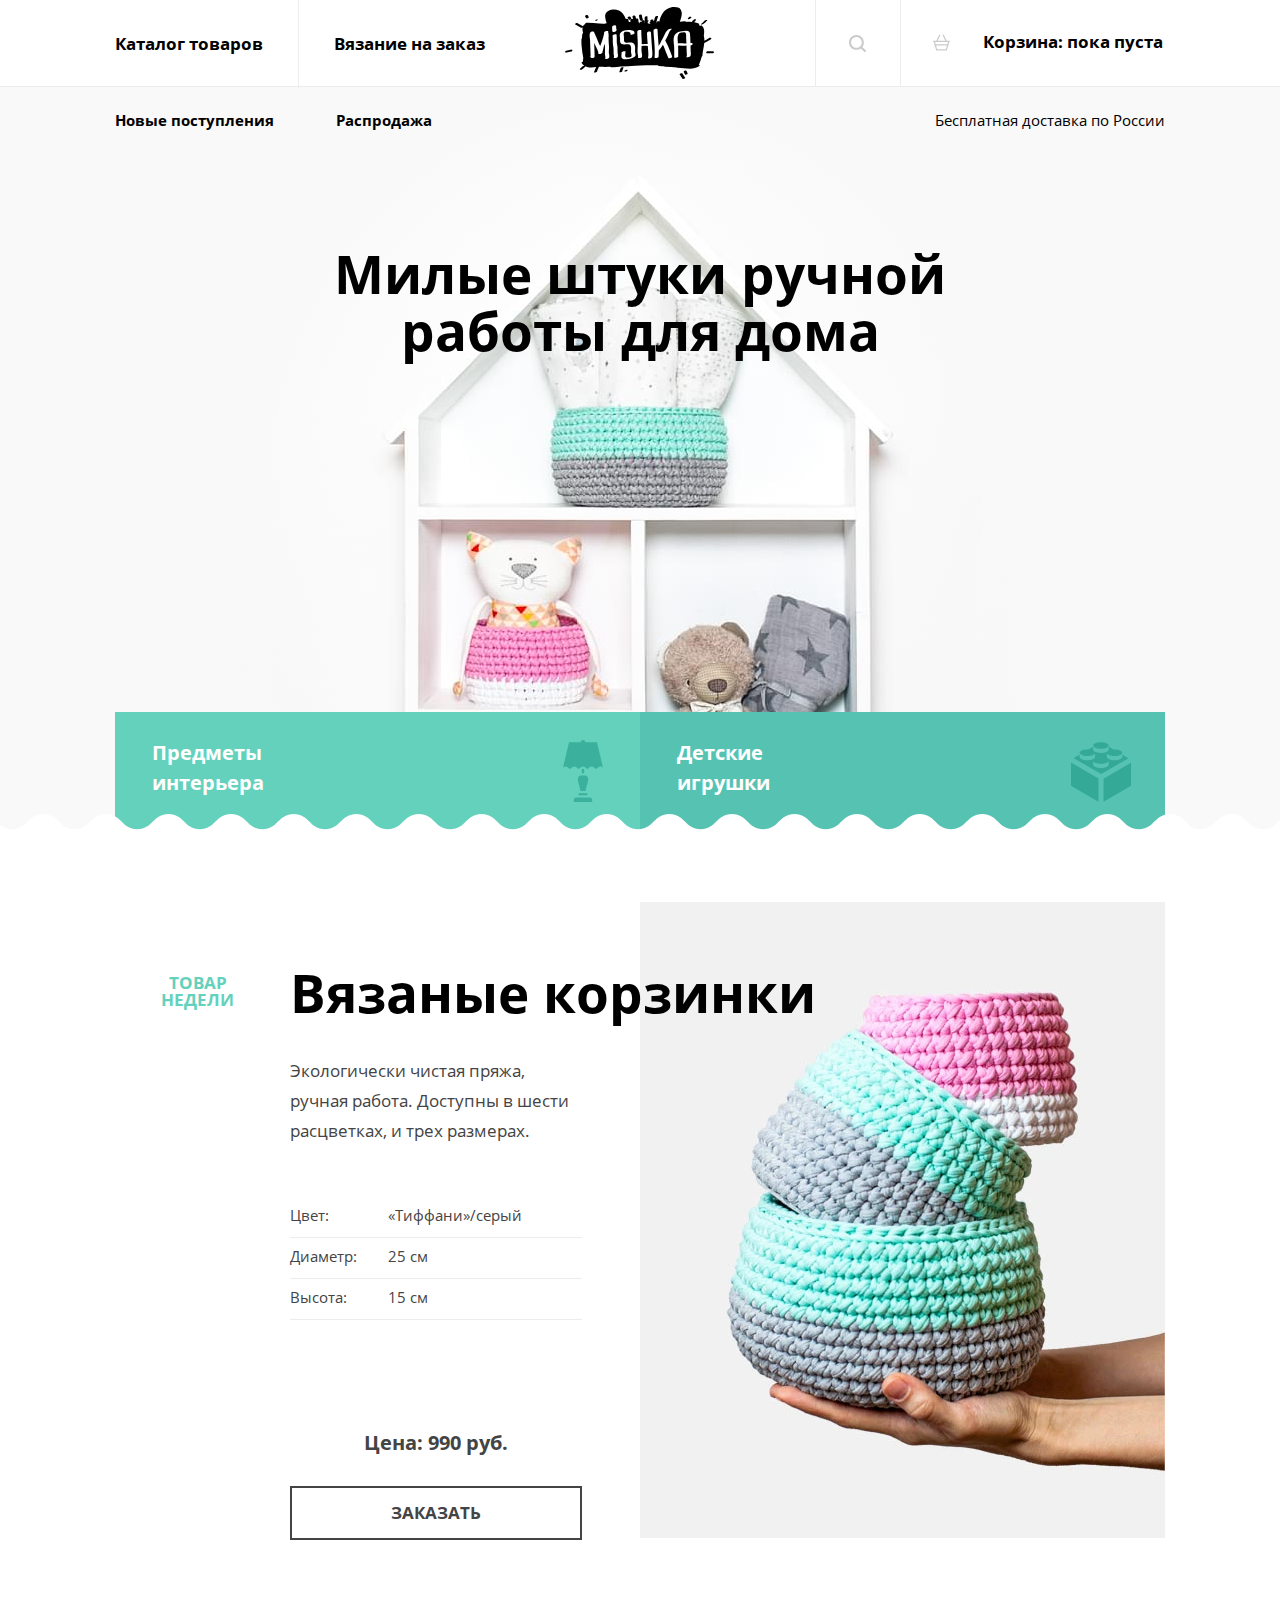
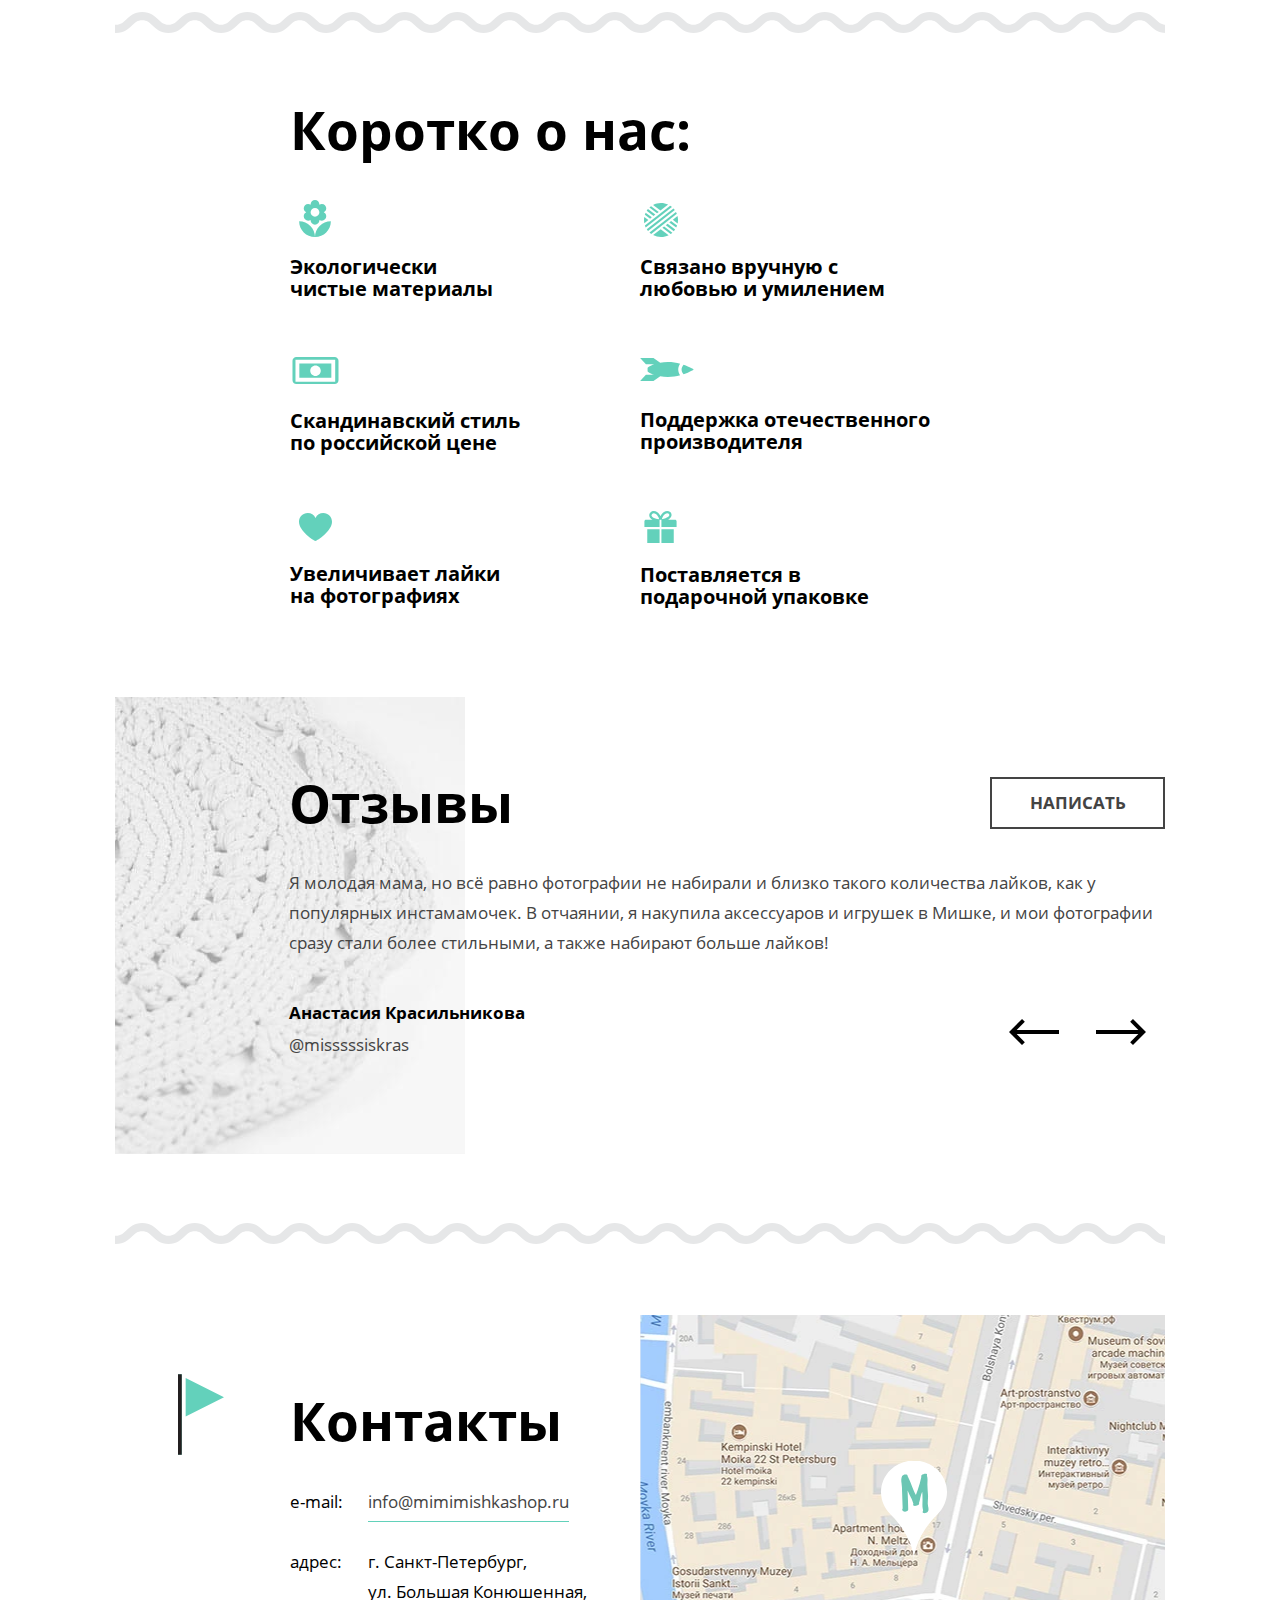
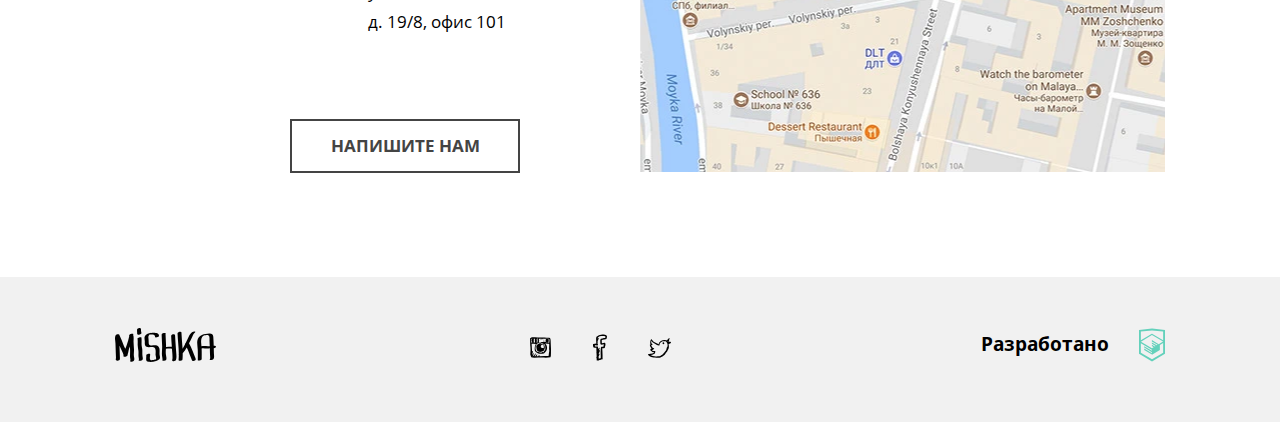
<file: index.html>
<!DOCTYPE html><html class="page" lang="ru"><head><meta charset="utf-8"><meta name="viewport" content="width=device-width,initial-scale=1"><title>HTML Academy: Мишка</title><link href="css/styles.min.css" rel="stylesheet"><link rel="preload" href="fonts/opensans.woff2" as="font" crossorigin><link rel="preload" href="fonts/opensansbold.woff2" as="font" crossorigin></head><body class="page-body"><header class="page-header"><nav class="main-nav main-nav--opened main-nav--nojs"><div class="main-nav__logo-wrapper"><a class="main-nav__logo header-logo"><picture><source media="(min-width: 1150px)" srcset="img/logo-desktop.svg"><source media="(min-width: 768px)" srcset="img/logo-tablet.svg"><img class="header-logo__image" src="img/logo-mobile.svg" width="86" height="35" alt="Логотип сайта Мишка"></picture></a><button class="main-nav__toggle main-nav__toggle-on" type="button"><span class="visually-hidden">Открыть меню</span></button></div><ul class="main-nav__list site-list"><li class="main-nav__item site-list__item"><a class="main-nav__link site-list__link" href="catalog.html">Каталог товаров</a></li><li class="main-nav__item site-list__item"><a class="main-nav__link site-list__link" href="form.html">Вязание на заказ</a></li></ul><ul class="main-nav__list cart-list"><li class="main-nav__item cart-list__item cart-list__item--search"><a class="cart-list__link cart-list__search main-nav__link" href="#"><svg class="cart-list__icon cart-list__icon--searc" width="18" height="18"><use xlink:href="img/sprite.svg#icon-search"></use></svg> <span class="cart-list__text">Поиск по сайту</span></a></li><li class="main-nav__item cart-list__item cart-list__item--cart"><a class="main-nav__link cart-list__link cart-list__cart" href="#"><svg class="cart-list__icon cart-list__icon--cart" width="20" height="18"><use xlink:href="img/sprite.svg#icon-cart"></use></svg> Корзина: пока пуста</a></li></ul><ul class="main-nav__list stock-navigation"><li class="main-nav__item stock-navigation__item"><a class="main-nav__link stock-navigation__link" href="#">Новые поступления</a></li><li class="main-nav__item stock-navigation__item"><a class="main-nav__link stock-navigation__link" href="#">Распродажа</a></li></ul><p class="main-nav__text">Бесплатная доставка по России</p></nav></header><main class="page-main"><h1 class="visually-hidden">Милые штуки ручной работы для дома</h1><section class="features"><div class="features__wrapper content-wrapper"><h2 class="features__title">Милые штуки ручной работы&nbsp;для дома</h2><ul class="features__list features-list"><li class="features-list__item features-list__item--interior"><a class="features-list__title"><span>Предметы<br>интерьера</span> </a><svg class="features-list__icon features-list__icon--interior" width="40" height="62"><use xlink:href="img/sprite.svg#icon-interior"></use></svg></li><li class="features-list__item features-list__item--toys"><a class="features-list__title"><span>Детские<br>игрушки</span> </a><svg class="features-list__icon features-list__icon--toys" width="60" height="60"><use xlink:href="img/sprite.svg#icon-toy"></use></svg></li></ul></div></section><section class="popular-product content-wrapper"><div class="popular-product__content-wrapper"><header class="popular-product__header"><h2 class="popular-product__title">Вязаные корзинки</h2><h3 class="popular-product__title-week">Товар Недели</h3></header><div class="popular-product__wrapper"><p class="popular-product__description">Экологически чистая пряжа, ручная работа. Доступны в&nbsp;шести расцветках, и&nbsp;трех размерах.</p><dl class="popular-product__list specification-list"><div class="specification-list__item"><dt class="specification-list__property">Цвет:</dt><dd class="specification-list__value">«Тиффани»/серый</dd></div><div class="specification-list__item"><dt class="specification-list__property">Диаметр:</dt><dd class="specification-list__value">25 см</dd></div><div class="specification-list__item"><dt class="specification-list__property">Высота:</dt><dd class="specification-list__value">15 см</dd></div></dl><div class="popular-product__image-wrapper"><picture><source type="image/webp" media="(min-width: 1150px)" srcset="img/triple-set-desktop@1x.webp, img/triple-set-desktop@2x.webp 2x"><source type="image/webp" media="(min-width: 768px)" srcset="img/triple-set-tablet@1x.webp, img/triple-set-tablet@2x.webp 2x"><source type="image/webp" srcset="img/triple-set-mobile@1x.webp, img/triple-set-mobile@2x.webp 2x"><source media="(min-width: 1150px)" srcset="img/triple-set-desktop@1x.jpg, img/triple-set-desktop@2x.jpg 2x"><source media="(min-width: 768px)" srcset="img/triple-set-tablet@1x.jpg, img/triple-set-tablet@2x.jpg 2x"><img class="popular-product__image" src="img/triple-set-mobile@1x.jpg" srcset="img/triple-set-mobile@2x.jpg 2x" width="260" height="315" alt="Вязаные корзинки"></picture></div><p class="popular-product__price">Цена: 990 руб.</p><a class="popular-product__order button" href="#">Заказать</a></div></div></section><section class="advantages"><div class="advantages__wrapper content-wrapper"><h2 class="advantages__title">Коротко о нас:</h2><ul class="advantages__list advantages-list"><li class="advantages-list__item advantages-list__item--ecology"><svg class="advantages-list__icon advantages-list__icon--ecology" width="32" height="37"><use xlink:href="img/sprite.svg#icon-feature-flower"></use></svg><p class="advantages-list__description">Экологически чистые&nbsp;материалы</p></li><li class="advantages-list__item advantages-list__item--stylishly"><svg class="advantages-list__icon advantages-list__icon--stylishly" width="47" height="27"><use xlink:href="img/sprite.svg#icon-feature-money"></use></svg><p class="advantages-list__description">Скандинавский стиль по&nbsp;российской цене</p></li><li class="advantages-list__item advantages-list__item--like"><svg class="advantages-list__icon advantages-list__icon--like" width="33" height="28"><use xlink:href="img/sprite.svg#icon-feature-heart"></use></svg><p class="advantages-list__description">Увеличивает лайки на&nbsp;фотографиях</p></li><li class="advantages-list__item advantages-list__item--bind"><svg class="advantages-list__icon advantages-list__icon--bind" width="34" height="34"><use xlink:href="img/sprite.svg#icon-feature-ball"></use></svg><p class="advantages-list__description">Связано вручную с любовью&nbsp;и&nbsp;умилением</p></li><li class="advantages-list__item advantages-list__item--support"><svg class="advantages-list__icon advantages-list__icon--support" width="54" height="23"><use xlink:href="img/sprite.svg#icon-feature-rocket"></use></svg><p class="advantages-list__description">Поддержка отечественного производителя</p></li><li class="advantages-list__item advantages-list__item--package"><svg class="advantages-list__icon advantages-list__icon--package" width="33" height="32"><use xlink:href="img/sprite.svg#icon-feature-gift"></use></svg><p class="advantages-list__description">Поставляется в подарочной&nbsp;упаковке</p></li></ul></div></section><section class="reviews content-wrapper"><div class="reviews__wrapper"><h2 class="reviews__title">Отзывы</h2><blockquote class="reviews__content"><p class="reviews__text">Я молодая мама, но всё равно фотографии не набирали и близко такого количества лайков, как у популярных инстамамочек. В отчаянии, я накупила аксессуаров и игрушек в Мишке, и мои фотографии сразу стали более стильными, а также набирают больше лайков!</p><cite class="reviews__author"><span class="reviews__author-name">Анастасия Красильникова</span> <a class="reviews__author-email" href="mailto:misssssiskras@gmail.com">@misssssiskras</a></cite></blockquote><div class="reviews__navigation"><button class="reviews__nav-button reviews__nav-button--prev" type="button" aria-label="Назад"><svg class="reviews__icon" width="50" height="26"><use xlink:href="img/sprite.svg#icon-left-arrow"></use></svg></button> <button class="reviews__nav-button reviews__nav-button--next" type="button" aria-label="Вперёд"><svg class="reviews__icon" width="50" height="26"><use xlink:href="img/sprite.svg#icon-right-arrow"></use></svg></button></div><a class="reviews__write button" href="#">Написать</a></div></section><section class="contacts"><div class="contacts__wrapper content-wrapper"><h2 class="contacts__title">Контакты</h2><dl class="contacts__list"><div class="contacts__item"><dt class="contacts__property">e-mail:</dt><dd class="contacts__value"><a href="mailto:info@mimimishkashop.ru">info@mimimishkashop.ru</a></dd></div><div class="contacts__item"><dt class="contacts__property">адрес:</dt><dd class="contacts__value">г. Санкт-Петербург,<br>ул. Большая Конюшенная,<br>д. 19/8, офис 101</dd></div></dl></div><div class="contacts__map map"><picture><source type="image/webp" media="(min-width: 1150px)" srcset="img/map-desktop@1x.webp, img/map-desktop@2x.webp 2x"><source type="image/webp" media="(min-width: 768px)" srcset="img/map-tablet@1x.webp, img/map-tablet@2x.webp 2x"><source type="image/webp" srcset="img/map-mobile@1x.webp, img/map-mobile@2x.webp 2x"><source media="(min-width: 1150px)" srcset="img/map-desktop@1x.jpg, img/map-desktop@2x.jpg 2x"><source media="(min-width: 768px)" srcset="img/map-tablet@1x.jpg, img/map-tablet@2x.jpg 2x"><img class="map__image" src="img/map-mobile@1x.jpg" srcset="img/map-mobile@2x.jpg 2x" width="320" height="455" alt="г. Санкт-Петербург, ул. Большая Конюшенная, д. 19/8, офис 101"></picture><div class="map__marker"></div><div class="map__interactive" id="map"></div></div><div class="contacts__button-wrapper content-wrapper"><a class="contacts__button button" href="#">Напишите нам</a></div></section></main><footer class="page-footer"><div class="page-footer__wrapper content-wrapper"><a class="page-footer__logo footer-logo" aria-label="Мишка"><svg class="footer-logo__image" width="101" height="34" viewBox="0 0 101.615 34.056"><g><path d="M19.135,21.495c-0.083-2.683-0.51-5.347-0.475-8.035c0.028-2.174,0.389-4.41-0.36-6.495 c0.047-0.237,0.096-0.473,0.14-0.711c0.193-1.045-3.271-0.492-3.813,0.464c-0.343,0.28-0.519,0.615-0.375,0.957 c0.037,0.086,0.069,0.174,0.102,0.261c-0.656,3.204-1.57,6.306-2.621,9.412c-0.402,1.188-0.888,2.349-1.298,3.533 c-0.582-1.104-1.169-2.194-1.643-3.377C7.418,14.071,6.18,10.602,4.505,7.298C4.695,5.77,1.301,5.93,0.632,7.33 c-0.809,1.694-0.705,3.403-0.438,5.214c0.3,2.042,0.353,4.05,0.377,6.111c0.047,3.976,0.358,7.943,0.417,11.919 c-0.354,0.395-0.461,0.881-0.091,1.375c0.162,0.216,0.361,0.382,0.571,0.549c0.904,0.724,3.5,0.107,3.496-1.271 c-0.014-4.123-0.312-8.238-0.42-12.358c-0.011-0.404-0.018-0.807-0.024-1.21c0.057,0.145,0.114,0.29,0.171,0.434 c0.64,1.604,1.31,3.163,2.185,4.654c0.868,1.478,1.303,3.064,1.803,4.677c-0.189,0.217-0.303,0.462-0.233,0.708 c-0.039,0.18,0.07,0.292,0.251,0.36c0.639,0.548,1.841,0.274,2.509-0.007c0.287-0.121,0.561-0.261,0.826-0.424 c0.345-0.212,0.883-0.679,0.729-1.159c-0.03-0.093-0.058-0.186-0.087-0.279c0.47-1.27,0.709-2.589,0.965-3.93 c0.272-1.428,0.782-2.78,1.295-4.133c0.052,0.619,0.106,1.238,0.156,1.855c0.204,2.554,0.033,5.072,0.007,7.626 c-0.008,0.847,0.054,1.633,0.219,2.461c0.068,0.343,0.367,1.808,0.281,1.887c-0.611,0.564-0.433,1.257,0.385,1.437 c0.915,0.201,2.081-0.105,2.77-0.742c1.198-1.106,0.632-2.845,0.361-4.241C18.661,26.501,19.208,23.879,19.135,21.495z"/><path d="M27.499,22.17c-0.074-1.988-0.765-3.862-0.774-5.872c-0.011-2.305,0.181-4.593-0.155-6.886 c-0.106-0.725-4.056,0.1-3.917,1.05c0.309,2.11,0.197,4.229,0.159,6.354c-0.037,2.044,0.468,3.898,0.73,5.904 c0.269,2.054-0.084,4.157,0.149,6.213c0.109,0.962,0.75,2.743,0.089,3.58c-0.42,0.532,1.469,0.342,1.553,0.326 c0.769-0.142,1.793-0.392,2.304-1.038c0.653-0.828,0.196-2.426,0.053-3.357C27.374,26.385,27.576,24.249,27.499,22.17z"/><path d="M43.828,18.851c-2.062-2.784-5.889-0.78-8.561-1.54c-1.377-0.392-1.395-2.271-1.392-3.396 c0.004-1.426-0.114-2.732-0.273-4.146c-0.119-1.052-0.024-2.121,0.746-2.904c0.142-0.144,0.859-0.336,0.81-0.339 c0.354-0.061,0.676-0.076,1.067-0.093c1.549-0.066,4.613,0.232,4.019,2.483c-0.266,1.01,3.596,0.431,3.877-0.637 c1.213-4.598-7.284-3.714-9.686-3.078C32.225,5.789,29.787,7.047,29.66,9.6c-0.061,1.219,0.273,2.379,0.325,3.587 c0.061,1.39-0.198,2.776,0.289,4.118c1.082,2.982,5.52,1.576,7.778,1.745c3.845,0.287,2.697,5.469,2.748,7.883 c0.027,1.288,1.181,3.429,0.211,4.507c-0.595,0.662-1.982,0.699-2.792,0.768c-0.813,0.068-2.201,0.312-2.742-0.461 c-0.993-1.418,0.091-3.799-0.121-5.425c-0.121-0.924-4.066-0.095-3.917,1.05c0.342,2.627-1.399,6.145,2.402,6.596 c2.441,0.289,5.191-0.161,7.5-0.928c1.196-0.396,2.307-0.942,3.243-1.793c1.035-0.941,0.694-2.348,0.417-3.547 C44.324,24.782,45.732,21.421,43.828,18.851z"/><path d="M61.155,18.662c-0.122-3.777-0.69-7.513-0.706-11.297c-0.008-1.971-3.963-1.305-3.957,0.343 c0.015,3.608,0.497,7.167,0.682,10.764c0.004,0.074,0.008,0.147,0.013,0.221c-1.949-0.018-3.899,0.177-5.853,0.246 c0.201-4.633-0.611-9.227-0.435-13.857c0.022-0.582-3.874-0.09-3.917,1.049c-0.171,4.475,0.587,8.915,0.453,13.392 c-0.064,2.136-0.245,4.264-0.259,6.402c-0.007,1.095,0.171,2.183,0.329,3.263c0.146,0.999,0.484,2.331,0.182,3.318 c-0.237,0.772,3.561,0.29,3.862-0.694c0.544-1.778-0.222-4.039-0.405-5.839c-0.175-1.725-0.039-3.499,0.083-5.248 c2.03-0.13,4.059-0.297,6.08-0.012c0.09,1.378,0.196,2.754,0.322,4.134c0.105,1.157,0.179,2.313,0.196,3.475 c0.015,1.019,0.142,2.496-0.221,3.461c-0.773,2.057,3.15,1.889,3.723,0.364c0.703-1.87,0.502-4.199,0.383-6.164 C61.562,23.54,61.233,21.109,61.155,18.662z"/><path d="M78.087,23.136c-0.939-2.758-2.373-5.177-3.616-7.797c1.001-1.949,2.018-3.898,2.932-5.888 c0.831-1.808,1.446-3.819,3.08-5.092c0.574-0.447,0.55-0.896-0.255-0.951c-0.875-0.061-2.064,0.192-2.77,0.742 c-1.485,1.158-2.427,2.563-3.201,4.268c-0.932,2.051-1.896,4.063-2.914,6.075c-0.074,0.147-0.149,0.295-0.224,0.443 c-0.49,0.315-0.785,0.762-0.639,1.266c-0.792,1.563-1.6,3.117-2.499,4.61c-0.299-5.534-0.955-11.061-1.15-16.6 c-0.045-1.27-3.971-0.479-3.917,1.049c0.243,6.868,1.219,13.719,1.286,20.587c-0.016,0.017-0.031,0.034-0.047,0.051 c-0.301,0.308-0.19,0.494,0.051,0.602c0.002,1.75-0.059,3.501-0.209,5.254c-0.472,0.745,0.463,1.139,1.084,1.139 c0.032,0,0.064,0,0.096,0c0.739,0,2.626-0.35,2.718-1.364c0.191-2.1,0.251-4.196,0.232-6.291c1.59-1.715,2.89-3.63,4.055-5.635 c0.759,1.48,1.482,2.972,1.989,4.582c0.861,2.741,2.299,5.261,3.131,8.014c0.544,1.806,4.457,0.738,3.917-1.049 C80.388,28.398,79.013,25.854,78.087,23.136z"/><path d="M101.59,18.501c-0.21-0.832-1.372-0.849-2.271-0.77c-0.012-0.335-0.02-0.671-0.036-1.006 c-0.125-2.661-0.165-5.379-0.392-8.032c-0.209-2.458-1.585-3.337-3.972-3.247c-2.416,0.092-5.229,0.527-7.482,1.403 c-2.607,1.014-4.058,2.935-4.559,5.681c-0.549,3.014,0.24,6.219,0.373,9.246c0.154,3.503,0.066,7.014,0.062,10.519 c0,0.573,3.916,0.031,3.917-1.049c0.003-2.776,0.042-5.551,0-8.327c-0.013-0.818-0.051-1.632-0.102-2.444 c1.369-0.593,3.687,0.012,5.05,0.141c1.107,0.104,2.169-0.166,3.244-0.292c0.021,2.312,0.107,4.635,0.202,6.944 c0.049,1.184,0.477,3.53-0.354,4.511c-0.437,0.516,1.48,0.343,1.555,0.33c0.793-0.146,1.761-0.401,2.303-1.041 c0.949-1.12,0.456-3.79,0.401-5.126c-0.078-1.91-0.102-3.824-0.141-5.737C100.542,20.058,101.805,19.351,101.59,18.501z M86.972,18.351c-0.103-1.245-0.217-2.49-0.303-3.743c-0.16-2.331,0.117-5.583,2.29-6.999c0.58-0.379,1.675-0.315,2.354-0.438 c0.97-0.176,1.956-0.389,2.829,0.19c1.21,0.802,0.912,3.657,0.911,4.869c-0.003,2.005,0.207,4.001,0.31,6.003 c-0.552,0.055-1.111,0.089-1.683,0.076C91.394,18.256,89.136,17.896,86.972,18.351z"/><path d="M24.108,6.7c0.521-0.05,1.045-0.226,1.477-0.524c0.085-0.072,0.171-0.144,0.256-0.216c0.52-0.335,0.972-0.827,0.728-1.361 c-0.504-1.105-0.423-2.231-0.416-3.414c0.006-0.958-0.963-1.246-1.781-1.174c-0.723,0.063-2.168,0.581-2.175,1.52 c-0.006,0.993-0.071,2.016,0.109,2.992c-0.047,0.113-0.074,0.239-0.104,0.355c-0.055,0.212,0.016,0.42,0.142,0.59 c0,0.045,0.002,0.089,0.002,0.134c0.005,0.112,0.01,0.224,0.015,0.335c0.073,0.232,0.216,0.409,0.429,0.53 C23.178,6.7,23.668,6.742,24.108,6.7z"/></g></svg></a><ul class="social-list"><li class="social-list__item"><a class="social-list__link social-list__link--instagram" href="https://www.instagram.com" aria-label="Instagram"><svg class="social-list__icon" width="21" height="21"><use xlink:href="img/sprite.svg#icon-insta"></use></svg></a></li><li class="social-list__item"><a class="social-list__link social-list__link--facebook" href="https://www.facebook.com" aria-label="Facebook"><svg class="social-list__icon" width="14" height="27"><use xlink:href="img/sprite.svg#icon-fb"></use></svg></a></li><li class="social-list__item"><a class="social-list__link social-list__link--twitter" href="https://twitter.com" aria-label="Twitter"><svg class="social-list__icon" width="23" height="20"><use xlink:href="img/sprite.svg#icon-twitter"></use></svg></a></li></ul><div class="page-footer__copyright copyright"><a class="copyright__link" href="https://htmlacademy.ru/intensive/adaptive" aria-label="HTML Academy"><span class="copyright__text">Разработано</span> <svg class="copyright__image" width="26" height="34" viewBox="0 0 26.943 34.09"><path d="M13.62,0.017L13.472,0L0,1.412v24.661l13.473,8.017l13.43-7.99l0.042-0.025V1.412L13.62,0.017z M25.019,12.127L13.495,5.334 L13.494,5.23l-0.087,0.05l-0.088-0.056v0.109L1.925,12.118V3.147l11.548-1.212l11.547,1.212V12.127z M13.405,6.787L24.923,13.5 l-4.479,2.64l-7.093-4.221l-0.014,1.415l5.904,3.513l-0.86,0.507l-5.03-2.992l-0.014,1.415l3.827,2.275l-0.782,0.523l-3.031-1.787 l-0.014,1.413l1.853,1.091l-1.8,1.081L2.034,13.622L13.405,6.787z M1.925,15.127l11.411,6.791l0.016,1.044L5.41,18.234L5.395,19.65 l7.979,4.795l0.018,1.076l-7.973-4.74l-0.013,1.414l8.021,4.822l0.046,0.025l8.143-4.872l-0.011-5.177l3.415-2.036v10.021 L13.472,31.85L1.925,24.979V15.127z"/></svg></a></div></div></footer><div class="modal-overlay page-overlay"><form class="form-cart modal-overlay__form-cart" action="https://echo.htmlacademy.ru" method="POST"><h2 class="form-cart__title">Добавить в корзину</h2><fieldset class="form-cart__fieldset"><legend class="form-cart__legend">Выберите размер:</legend><div class="form-cart__input-wrapper"><input class="form-cart__radio visually-hidden" type="radio" id="size-s" name="size" value="1" checked="checked"> <label class="form-cart__label" for="size-s">S</label> <input class="form-cart__radio visually-hidden" type="radio" id="size-m" name="size" value="2"> <label class="form-cart__label" for="size-m">M</label> <input class="form-cart__radio visually-hidden" type="radio" id="size-l" name="size" value="3"> <label class="form-cart__label" for="size-l">L</label></div></fieldset><button class="form-cart__button button button--modal" type="submit">Добавить</button></form></div><script src="js/script.js"></script><script src="https://api-maps.yandex.ru/2.1/?lang=ru_RU&onload=init" async></script></body></html>
</file>
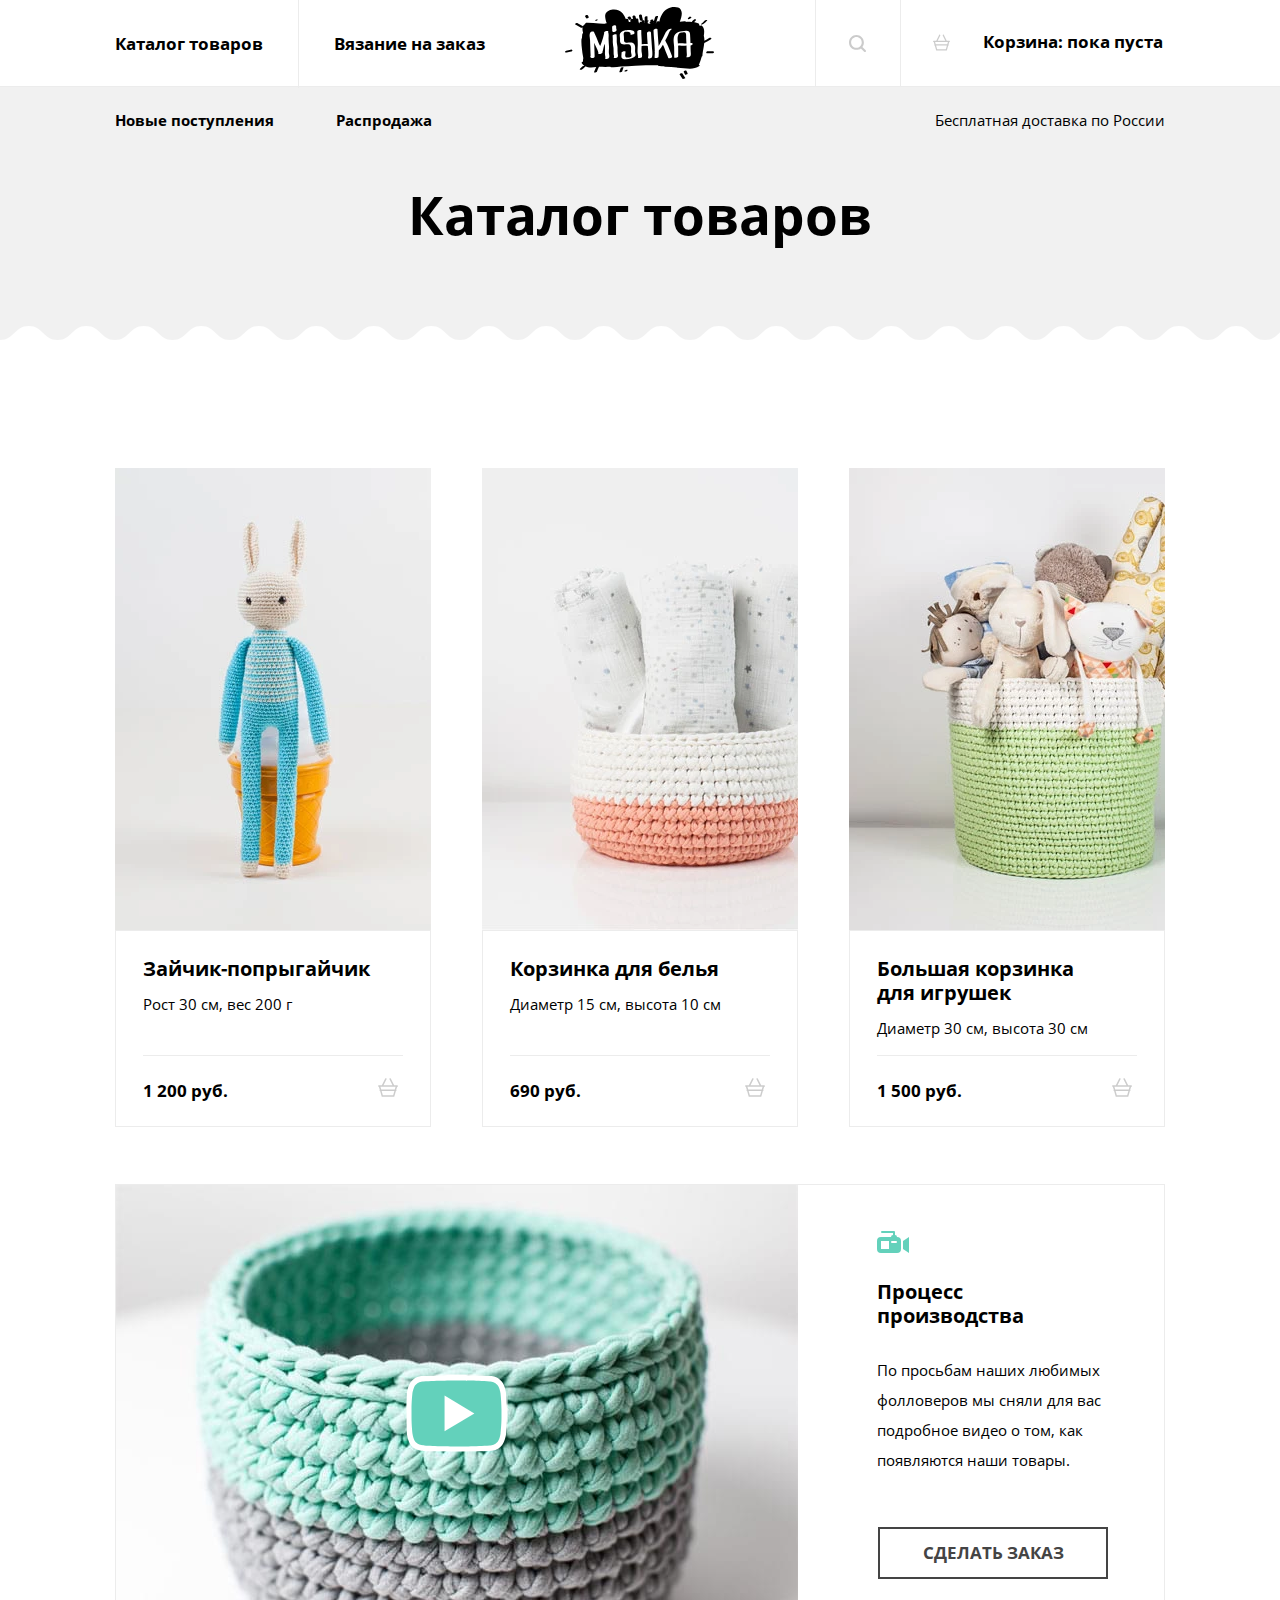
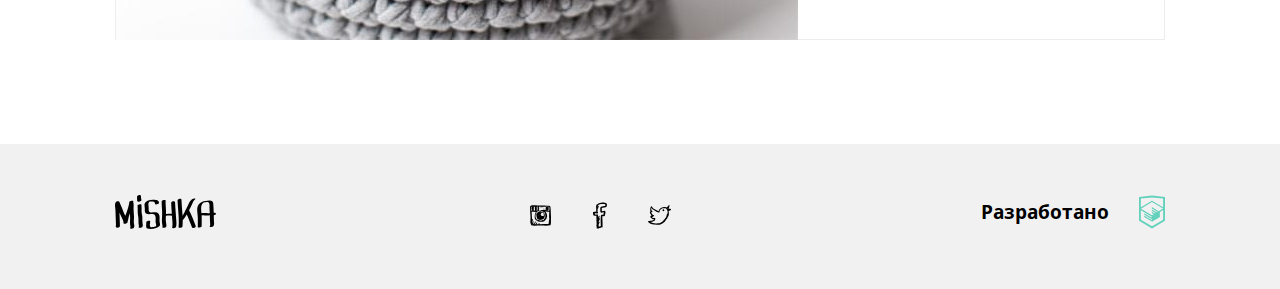
<file: catalog.html>
<!DOCTYPE html><html class="page" lang="ru"><head><meta charset="utf-8"><meta name="viewport" content="width=device-width,initial-scale=1"><title>HTML Academy: Мишка</title><link href="css/styles.min.css" rel="stylesheet"><link rel="preload" href="fonts/opensans.woff2" as="font" crossorigin><link rel="preload" href="fonts/opensansbold.woff2" as="font" crossorigin></head><body class="page-body"><header class="page-header"><nav class="main-nav main-nav--opened main-nav--nojs"><div class="main-nav__logo-wrapper"><a class="main-nav__logo header-logo" href="index.html" aria-label="Мишка"><picture><source media="(min-width: 1150px)" srcset="img/logo-desktop.svg"><source media="(min-width: 768px)" srcset="img/logo-tablet.svg"><img class="header-logo__image" src="img/logo-mobile.svg" width="86" height="35" alt="Логотип сайта Мишка"></picture></a><button class="main-nav__toggle main-nav__toggle-on" type="button"><span class="visually-hidden">Открыть меню</span></button></div><ul class="main-nav__list site-list"><li class="main-nav__item site-list__item"><a class="main-nav__link site-list__link" href="#">Каталог товаров</a></li><li class="main-nav__item site-list__item"><a class="main-nav__link site-list__link" href="form.html">Вязание на заказ</a></li></ul><ul class="main-nav__list cart-list"><li class="main-nav__item cart-list__item cart-list__item--search"><a class="main-nav__link cart-list__link cart-list__search" href="#"><svg class="cart-list__icon cart-list__icon--searc" width="18" height="18"><use xlink:href="img/sprite.svg#icon-search"></use></svg> <span class="cart-list__text">Поиск по сайту</span></a></li><li class="main-nav__item cart-list__item cart-list__item--cart"><a class="main-nav__link cart-list__link cart-list__cart" href="#"><svg class="cart-list__icon cart-list__icon--cart" width="20" height="18"><use xlink:href="img/sprite.svg#icon-cart"></use></svg> Корзина: пока пуста</a></li></ul><ul class="main-nav__list stock-navigation"><li class="main-nav__item stock-navigation__item"><a class="main-nav__link stock-navigation__link" href="#">Новые поступления</a></li><li class="main-nav__item stock-navigation__item"><a class="main-nav__link stock-navigation__link" href="#">Распродажа</a></li></ul><p class="main-nav__text">Бесплатная доставка по России</p></nav></header><main class="page-main"><header class="page-main__header"><h1 class="page-main__title">Каталог товаров</h1></header><div class="content-wrapper"><section class="catalog"><article class="catalog__product-card product-card"><a class="product-card__link-image" href="#"><picture><source type="image/webp" media="(min-width: 1150px)" srcset="img/photo-hare-desktop@1x.webp, img/photo-hare-desktop@2x.webp 2x"><source type="image/webp" media="(min-width: 768px)" srcset="img/photo-hare-tablet@1x.webp, img/photo-hare-tablet@2x.webp 2x"><source type="image/webp" srcset="img/photo-hare-mobile@1x.webp, img/photo-hare-mobile@2x.webp 2x"><source media="(min-width: 1150px)" srcset="img/photo-hare-desktop@1x.jpg, img/photo-hare-desktop@2x.jpg 2x"><source media="(min-width: 768px)" srcset="img/photo-hare-tablet@1x.jpg, img/photo-hare-tablet@2x.jpg 2x"><img class="product-card__image" src="img/photo-hare-mobile@1x.jpg" srcset="img/photo-hare-mobile@2x.jpg 2x" alt="Зайчик-попрыгайчик"></picture></a><div class="product-card__description-wrapper"><h3 class="product-card__title"><a class="product-card__link" href="#">Зайчик-попрыгайчик</a></h3><p class="product-card__description">Рост 30 см, вес 200 г</p><div class="product-card__price-wrapper"><p class="product-card__price">1 200 руб.</p><a class="product-card__button" href="#" aria-label="Добавить в корзину"><svg class="product-card__button-image" width="20" height="18"><use xlink:href="img/sprite.svg#icon-cart"></use></svg></a></div></div></article><article class="catalog__product-card product-card"><a class="product-card__link-image" href="#"><picture><source type="image/webp" media="(min-width: 1150px)" srcset="img/photo-bowl-desktop@1x.webp, img/photo-bowl-desktop@2x.webp 2x"><source type="image/webp" media="(min-width: 768px)" srcset="img/photo-bowl-tablet@1x.webp, img/photo-bowl-tablet@2x.webp 2x"><source type="image/webp" srcset="img/photo-bowl-mobile@1x.webp, img/photo-bowl-mobile@2x.webp 2x"><source media="(min-width: 1150px)" srcset="img/photo-bowl-desktop@1x.jpg, img/photo-bowl-desktop@2x.jpg 2x"><source media="(min-width: 768px)" srcset="img/photo-bowl-tablet@1x.jpg, img/photo-bowl-tablet@2x.jpg 2x"><img class="product-card__image" src="img/photo-bowl-mobile@1x.jpg" srcset="img/photo-bowl-mobile@2x.jpg 2x" alt="Корзинка для белья"></picture></a><div class="product-card__description-wrapper"><h3 class="product-card__title"><a class="product-card__link" href="#">Корзинка для белья</a></h3><p class="product-card__description">Диаметр 15 см, высота 10 см</p><div class="product-card__price-wrapper"><p class="product-card__price">690 руб.</p><a class="product-card__button" href="#" aria-label="Добавить в корзину"><svg class="product-card__button-image" width="20" height="18"><use xlink:href="img/sprite.svg#icon-cart"></use></svg></a></div></div></article><article class="catalog__product-card product-card"><a class="product-card__link-image" href="#"><picture><source type="image/webp" media="(min-width: 1150px)" srcset="img/photo-toys-desktop@1x.webp, img/photo-toys-desktop@2x.webp 2x"><source type="image/webp" media="(min-width: 768px)" srcset="img/photo-toys-tablet@1x.webp, img/photo-toys-tablet@2x.webp 2x"><source type="image/webp" srcset="img/photo-toys-mobile@1x.webp, img/photo-toys-mobile@2x.webp 2x"><source media="(min-width: 1150px)" srcset="img/photo-toys-desktop@1x.jpg, img/photo-toys-desktop@2x.jpg 2x"><source media="(min-width: 768px)" srcset="img/photo-toys-tablet@1x.jpg, img/photo-toys-tablet@2x.jpg 2x"><img class="product-card__image" src="img/photo-toys-mobile@1x.jpg" srcset="img/photo-toys-mobile@2x.jpg 2x" alt="Большая корзинка для игрушек"></picture></a><div class="product-card__description-wrapper"><h3 class="product-card__title"><a class="product-card__link" href="#">Большая корзинка для&nbsp;игрушек</a></h3><p class="product-card__description">Диаметр 30 см, высота 30 см</p><div class="product-card__price-wrapper"><p class="product-card__price">1 500 руб.</p><a class="product-card__button" href="#" aria-label="Добавить в корзину"><svg class="product-card__button-image" width="20" height="18"><use xlink:href="img/sprite.svg#icon-cart"></use></svg></a></div></div></article></section><section class="page-main__video production-process"><h2 class="production-process__title">Процесс производства</h2><div class="production-process__content-wrapper"><video class="production-process__content"></video><button class="production-process__play-button" type="button" aria-label="Воспроизвести"></button></div><div class="production-process__description-wrapper"><p class="production-process__description">По просьбам наших любимых фолловеров мы сняли для вас подробное видео о том, как появляются наши товары.</p><a class="production-process__button button" href="#">Сделать заказ</a></div></section></div></main><footer class="page-footer"><div class="page-footer__wrapper content-wrapper"><a class="page-footer__logo footer-logo" href="index.html" aria-label="Мишка"><svg class="footer-logo__image" width="101" height="34" viewBox="0 0 101.615 34.056"><g><path d="M19.135,21.495c-0.083-2.683-0.51-5.347-0.475-8.035c0.028-2.174,0.389-4.41-0.36-6.495 c0.047-0.237,0.096-0.473,0.14-0.711c0.193-1.045-3.271-0.492-3.813,0.464c-0.343,0.28-0.519,0.615-0.375,0.957 c0.037,0.086,0.069,0.174,0.102,0.261c-0.656,3.204-1.57,6.306-2.621,9.412c-0.402,1.188-0.888,2.349-1.298,3.533 c-0.582-1.104-1.169-2.194-1.643-3.377C7.418,14.071,6.18,10.602,4.505,7.298C4.695,5.77,1.301,5.93,0.632,7.33 c-0.809,1.694-0.705,3.403-0.438,5.214c0.3,2.042,0.353,4.05,0.377,6.111c0.047,3.976,0.358,7.943,0.417,11.919 c-0.354,0.395-0.461,0.881-0.091,1.375c0.162,0.216,0.361,0.382,0.571,0.549c0.904,0.724,3.5,0.107,3.496-1.271 c-0.014-4.123-0.312-8.238-0.42-12.358c-0.011-0.404-0.018-0.807-0.024-1.21c0.057,0.145,0.114,0.29,0.171,0.434 c0.64,1.604,1.31,3.163,2.185,4.654c0.868,1.478,1.303,3.064,1.803,4.677c-0.189,0.217-0.303,0.462-0.233,0.708 c-0.039,0.18,0.07,0.292,0.251,0.36c0.639,0.548,1.841,0.274,2.509-0.007c0.287-0.121,0.561-0.261,0.826-0.424 c0.345-0.212,0.883-0.679,0.729-1.159c-0.03-0.093-0.058-0.186-0.087-0.279c0.47-1.27,0.709-2.589,0.965-3.93 c0.272-1.428,0.782-2.78,1.295-4.133c0.052,0.619,0.106,1.238,0.156,1.855c0.204,2.554,0.033,5.072,0.007,7.626 c-0.008,0.847,0.054,1.633,0.219,2.461c0.068,0.343,0.367,1.808,0.281,1.887c-0.611,0.564-0.433,1.257,0.385,1.437 c0.915,0.201,2.081-0.105,2.77-0.742c1.198-1.106,0.632-2.845,0.361-4.241C18.661,26.501,19.208,23.879,19.135,21.495z"/><path d="M27.499,22.17c-0.074-1.988-0.765-3.862-0.774-5.872c-0.011-2.305,0.181-4.593-0.155-6.886 c-0.106-0.725-4.056,0.1-3.917,1.05c0.309,2.11,0.197,4.229,0.159,6.354c-0.037,2.044,0.468,3.898,0.73,5.904 c0.269,2.054-0.084,4.157,0.149,6.213c0.109,0.962,0.75,2.743,0.089,3.58c-0.42,0.532,1.469,0.342,1.553,0.326 c0.769-0.142,1.793-0.392,2.304-1.038c0.653-0.828,0.196-2.426,0.053-3.357C27.374,26.385,27.576,24.249,27.499,22.17z"/><path d="M43.828,18.851c-2.062-2.784-5.889-0.78-8.561-1.54c-1.377-0.392-1.395-2.271-1.392-3.396 c0.004-1.426-0.114-2.732-0.273-4.146c-0.119-1.052-0.024-2.121,0.746-2.904c0.142-0.144,0.859-0.336,0.81-0.339 c0.354-0.061,0.676-0.076,1.067-0.093c1.549-0.066,4.613,0.232,4.019,2.483c-0.266,1.01,3.596,0.431,3.877-0.637 c1.213-4.598-7.284-3.714-9.686-3.078C32.225,5.789,29.787,7.047,29.66,9.6c-0.061,1.219,0.273,2.379,0.325,3.587 c0.061,1.39-0.198,2.776,0.289,4.118c1.082,2.982,5.52,1.576,7.778,1.745c3.845,0.287,2.697,5.469,2.748,7.883 c0.027,1.288,1.181,3.429,0.211,4.507c-0.595,0.662-1.982,0.699-2.792,0.768c-0.813,0.068-2.201,0.312-2.742-0.461 c-0.993-1.418,0.091-3.799-0.121-5.425c-0.121-0.924-4.066-0.095-3.917,1.05c0.342,2.627-1.399,6.145,2.402,6.596 c2.441,0.289,5.191-0.161,7.5-0.928c1.196-0.396,2.307-0.942,3.243-1.793c1.035-0.941,0.694-2.348,0.417-3.547 C44.324,24.782,45.732,21.421,43.828,18.851z"/><path d="M61.155,18.662c-0.122-3.777-0.69-7.513-0.706-11.297c-0.008-1.971-3.963-1.305-3.957,0.343 c0.015,3.608,0.497,7.167,0.682,10.764c0.004,0.074,0.008,0.147,0.013,0.221c-1.949-0.018-3.899,0.177-5.853,0.246 c0.201-4.633-0.611-9.227-0.435-13.857c0.022-0.582-3.874-0.09-3.917,1.049c-0.171,4.475,0.587,8.915,0.453,13.392 c-0.064,2.136-0.245,4.264-0.259,6.402c-0.007,1.095,0.171,2.183,0.329,3.263c0.146,0.999,0.484,2.331,0.182,3.318 c-0.237,0.772,3.561,0.29,3.862-0.694c0.544-1.778-0.222-4.039-0.405-5.839c-0.175-1.725-0.039-3.499,0.083-5.248 c2.03-0.13,4.059-0.297,6.08-0.012c0.09,1.378,0.196,2.754,0.322,4.134c0.105,1.157,0.179,2.313,0.196,3.475 c0.015,1.019,0.142,2.496-0.221,3.461c-0.773,2.057,3.15,1.889,3.723,0.364c0.703-1.87,0.502-4.199,0.383-6.164 C61.562,23.54,61.233,21.109,61.155,18.662z"/><path d="M78.087,23.136c-0.939-2.758-2.373-5.177-3.616-7.797c1.001-1.949,2.018-3.898,2.932-5.888 c0.831-1.808,1.446-3.819,3.08-5.092c0.574-0.447,0.55-0.896-0.255-0.951c-0.875-0.061-2.064,0.192-2.77,0.742 c-1.485,1.158-2.427,2.563-3.201,4.268c-0.932,2.051-1.896,4.063-2.914,6.075c-0.074,0.147-0.149,0.295-0.224,0.443 c-0.49,0.315-0.785,0.762-0.639,1.266c-0.792,1.563-1.6,3.117-2.499,4.61c-0.299-5.534-0.955-11.061-1.15-16.6 c-0.045-1.27-3.971-0.479-3.917,1.049c0.243,6.868,1.219,13.719,1.286,20.587c-0.016,0.017-0.031,0.034-0.047,0.051 c-0.301,0.308-0.19,0.494,0.051,0.602c0.002,1.75-0.059,3.501-0.209,5.254c-0.472,0.745,0.463,1.139,1.084,1.139 c0.032,0,0.064,0,0.096,0c0.739,0,2.626-0.35,2.718-1.364c0.191-2.1,0.251-4.196,0.232-6.291c1.59-1.715,2.89-3.63,4.055-5.635 c0.759,1.48,1.482,2.972,1.989,4.582c0.861,2.741,2.299,5.261,3.131,8.014c0.544,1.806,4.457,0.738,3.917-1.049 C80.388,28.398,79.013,25.854,78.087,23.136z"/><path d="M101.59,18.501c-0.21-0.832-1.372-0.849-2.271-0.77c-0.012-0.335-0.02-0.671-0.036-1.006 c-0.125-2.661-0.165-5.379-0.392-8.032c-0.209-2.458-1.585-3.337-3.972-3.247c-2.416,0.092-5.229,0.527-7.482,1.403 c-2.607,1.014-4.058,2.935-4.559,5.681c-0.549,3.014,0.24,6.219,0.373,9.246c0.154,3.503,0.066,7.014,0.062,10.519 c0,0.573,3.916,0.031,3.917-1.049c0.003-2.776,0.042-5.551,0-8.327c-0.013-0.818-0.051-1.632-0.102-2.444 c1.369-0.593,3.687,0.012,5.05,0.141c1.107,0.104,2.169-0.166,3.244-0.292c0.021,2.312,0.107,4.635,0.202,6.944 c0.049,1.184,0.477,3.53-0.354,4.511c-0.437,0.516,1.48,0.343,1.555,0.33c0.793-0.146,1.761-0.401,2.303-1.041 c0.949-1.12,0.456-3.79,0.401-5.126c-0.078-1.91-0.102-3.824-0.141-5.737C100.542,20.058,101.805,19.351,101.59,18.501z M86.972,18.351c-0.103-1.245-0.217-2.49-0.303-3.743c-0.16-2.331,0.117-5.583,2.29-6.999c0.58-0.379,1.675-0.315,2.354-0.438 c0.97-0.176,1.956-0.389,2.829,0.19c1.21,0.802,0.912,3.657,0.911,4.869c-0.003,2.005,0.207,4.001,0.31,6.003 c-0.552,0.055-1.111,0.089-1.683,0.076C91.394,18.256,89.136,17.896,86.972,18.351z"/><path d="M24.108,6.7c0.521-0.05,1.045-0.226,1.477-0.524c0.085-0.072,0.171-0.144,0.256-0.216c0.52-0.335,0.972-0.827,0.728-1.361 c-0.504-1.105-0.423-2.231-0.416-3.414c0.006-0.958-0.963-1.246-1.781-1.174c-0.723,0.063-2.168,0.581-2.175,1.52 c-0.006,0.993-0.071,2.016,0.109,2.992c-0.047,0.113-0.074,0.239-0.104,0.355c-0.055,0.212,0.016,0.42,0.142,0.59 c0,0.045,0.002,0.089,0.002,0.134c0.005,0.112,0.01,0.224,0.015,0.335c0.073,0.232,0.216,0.409,0.429,0.53 C23.178,6.7,23.668,6.742,24.108,6.7z"/></g></svg></a><ul class="social-list"><li class="social-list__item"><a class="social-list__link social-list__link--instagram" href="https://www.instagram.com" aria-label="Instagram"><svg class="social-list__icon" width="21" height="21"><use xlink:href="img/sprite.svg#icon-insta"></use></svg></a></li><li class="social-list__item"><a class="social-list__link social-list__link--facebook" href="https://www.facebook.com" aria-label="Facebook"><svg class="social-list__icon" width="14" height="27"><use xlink:href="img/sprite.svg#icon-fb"></use></svg></a></li><li class="social-list__item"><a class="social-list__link social-list__link--twitter" href="https://twitter.com" aria-label="Twitter"><svg class="social-list__icon" width="23" height="20"><use xlink:href="img/sprite.svg#icon-twitter"></use></svg></a></li></ul><div class="page-footer__copyright copyright"><a class="copyright__link" href="https://htmlacademy.ru/intensive/adaptive" aria-label="HTML Academy"><span class="copyright__text">Разработано</span> <svg class="copyright__image" width="26" height="34" viewBox="0 0 26.943 34.09"><path d="M13.62,0.017L13.472,0L0,1.412v24.661l13.473,8.017l13.43-7.99l0.042-0.025V1.412L13.62,0.017z M25.019,12.127L13.495,5.334 L13.494,5.23l-0.087,0.05l-0.088-0.056v0.109L1.925,12.118V3.147l11.548-1.212l11.547,1.212V12.127z M13.405,6.787L24.923,13.5 l-4.479,2.64l-7.093-4.221l-0.014,1.415l5.904,3.513l-0.86,0.507l-5.03-2.992l-0.014,1.415l3.827,2.275l-0.782,0.523l-3.031-1.787 l-0.014,1.413l1.853,1.091l-1.8,1.081L2.034,13.622L13.405,6.787z M1.925,15.127l11.411,6.791l0.016,1.044L5.41,18.234L5.395,19.65 l7.979,4.795l0.018,1.076l-7.973-4.74l-0.013,1.414l8.021,4.822l0.046,0.025l8.143-4.872l-0.011-5.177l3.415-2.036v10.021 L13.472,31.85L1.925,24.979V15.127z"/></svg></a></div></div></footer><div class="modal-overlay page-overlay"><form class="form-cart modal-overlay__form-cart" action="https://echo.htmlacademy.ru" method="POST"><h2 class="form-cart__title">Добавить в корзину</h2><fieldset class="form-cart__fieldset"><legend class="form-cart__legend">Выберите размер:</legend><div class="form-cart__input-wrapper"><input class="form-cart__radio visually-hidden" type="radio" id="size-s" name="size" value="1" checked="checked"> <label class="form-cart__label" for="size-s">S</label> <input class="form-cart__radio visually-hidden" type="radio" id="size-m" name="size" value="2"> <label class="form-cart__label" for="size-m">M</label> <input class="form-cart__radio visually-hidden" type="radio" id="size-l" name="size" value="3"> <label class="form-cart__label" for="size-l">L</label></div></fieldset><button class="form-cart__button button button--modal" type="submit">Добавить</button></form></div><script src="js/script.js"></script></body></html>
</file>
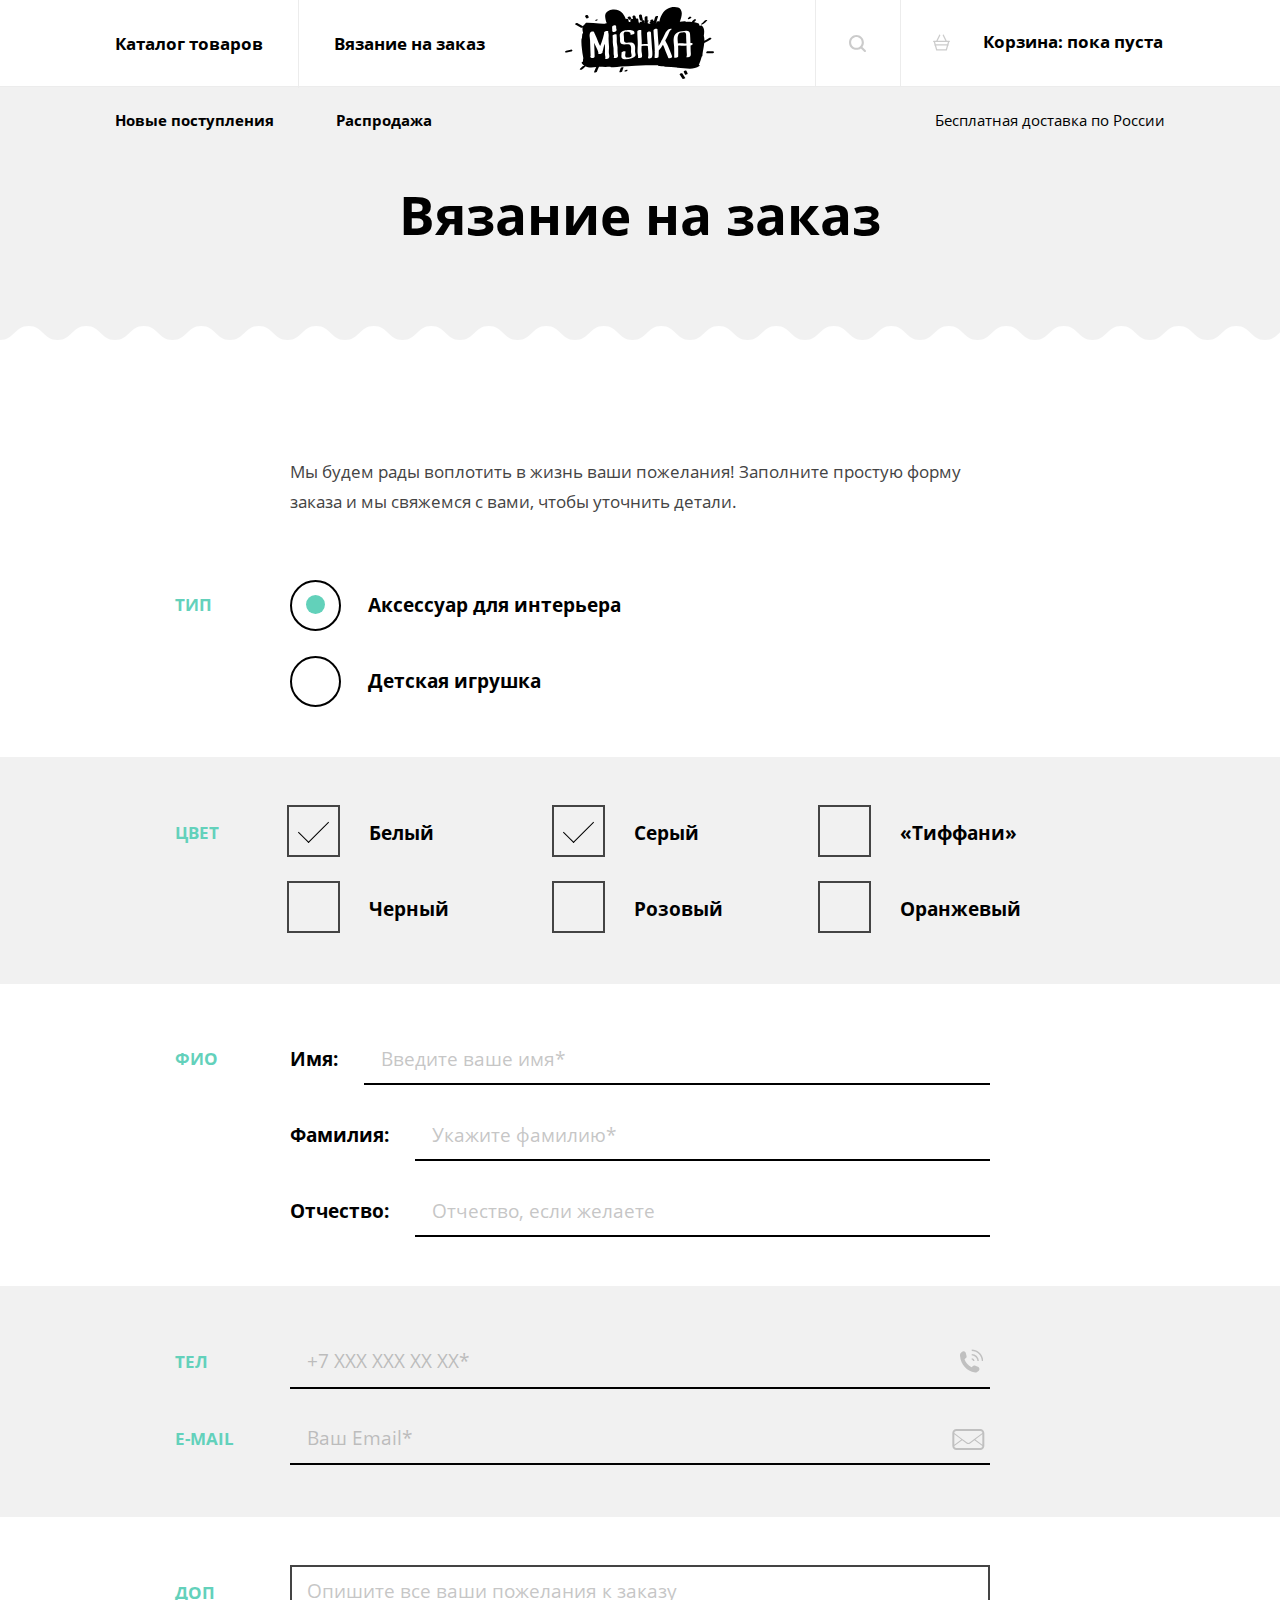
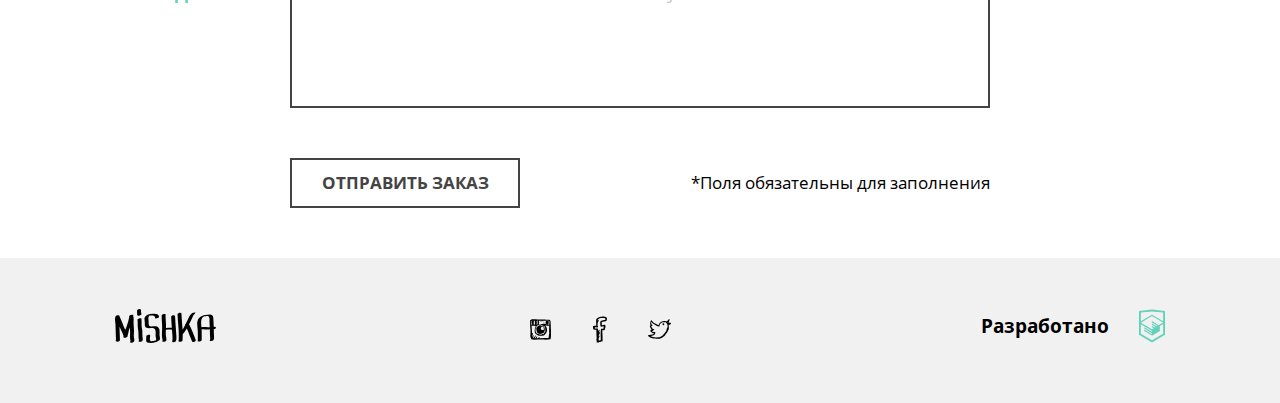
<file: form.html>
<!DOCTYPE html><html class="page" lang="ru"><head><meta charset="utf-8"><meta name="viewport" content="width=device-width,initial-scale=1"><title>HTML Academy: Мишка</title><link href="css/styles.min.css" rel="stylesheet"><link rel="preload" href="fonts/opensans.woff2" as="font" crossorigin><link rel="preload" href="fonts/opensansbold.woff2" as="font" crossorigin></head><body class="page-body"><header class="page-header"><nav class="main-nav main-nav--opened main-nav--nojs"><div class="main-nav__logo-wrapper"><a class="main-nav__logo header-logo" href="index.html" aria-label="Мишка"><picture><source media="(min-width: 1150px)" srcset="img/logo-desktop.svg"><source media="(min-width: 768px)" srcset="img/logo-tablet.svg"><img class="header-logo__image" src="img/logo-mobile.svg" width="86" height="35" alt="Логотип сайта Мишка"></picture></a><button class="main-nav__toggle main-nav__toggle-on" type="button"><span class="visually-hidden">Открыть меню</span></button></div><ul class="main-nav__list site-list"><li class="main-nav__item site-list__item"><a class="main-nav__link site-list__link" href="catalog.html">Каталог товаров</a></li><li class="main-nav__item site-list__item"><a class="main-nav__link site-list__link" href="#">Вязание на заказ</a></li></ul><ul class="main-nav__list cart-list"><li class="main-nav__item cart-list__item cart-list__item--search"><a class="main-nav__link cart-list__link cart-list__search" href="#"><svg class="cart-list__icon cart-list__icon--searc" width="18" height="18"><use xlink:href="img/sprite.svg#icon-search"></use></svg> <span class="cart-list__text">Поиск по сайту</span></a></li><li class="main-nav__item cart-list__item cart-list__item--cart"><a class="main-nav__link cart-list__link cart-list__cart" href="#"><svg class="cart-list__icon cart-list__icon--cart" width="20" height="18"><use xlink:href="img/sprite.svg#icon-cart"></use></svg> Корзина: пока пуста</a></li></ul><ul class="main-nav__list stock-navigation"><li class="main-nav__item stock-navigation__item"><a class="main-nav__link stock-navigation__link" href="#">Новые поступления</a></li><li class="main-nav__item stock-navigation__item"><a class="main-nav__link stock-navigation__link" href="#">Распродажа</a></li></ul><p class="main-nav__text">Бесплатная доставка по России</p></nav></header><main class="page-main"><header class="page-main__header"><h1 class="page-main__title">Вязание на заказ</h1></header><p class="page-main__text">Мы будем рады воплотить в жизнь ваши пожелания! Заполните простую форму заказа и мы свяжемся с вами, чтобы уточнить детали.</p><section class="filter-column"><form class="filter-column__form form" action="https://echo.htmlacademy.ru" method="post"><div class="form__wrapper"><fieldset class="form__product-type form__content product-type"><div class="form__content-wrapper product-type__content-wrapper content-wrapper"><h2 class="product-type__title form__title"><span class="form__text product-type__text">Тип</span></h2><ul class="product-type__list form__list"><li class="product-type__item form__item"><input class="product-type__input form__input visually-hidden" type="radio" name="product-type" value="installed" id="accessories" checked="checked"> <label class="product-type__label product-type__label--accessories form__label" for="accessories">Аксессуар для интерьера</label></li><li class="product-type__item form__item"><input class="product-type__input form__input visually-hidden" type="radio" name="product-type" value="not-installed" id="toys"> <label class="product-type__label product-type__label--toys form__label" for="toys">Детская игрушка</label></li></ul></div></fieldset><fieldset class="form__colors form__content colors"><div class="form__content-wrapper colors__content-wrapper content-wrapper"><h2 class="colors__title form__title"><span class="form__text colors__text">Цвет</span></h2><ul class="colors__list form__list"><li class="colors__item form__item colors__item--color-white"><input class="colors__input form__input visually-hidden" type="checkbox" name="color-white" id="white-color" checked="checked"> <label class="colors__label form__label" for="white-color">Белый</label></li><li class="colors__item form__item colors__item--color-grey"><input class="colors__input form__input visually-hidden" type="checkbox" name="color-grey" id="grey-color" checked="checked"> <label class="colors__label form__label" for="grey-color">Серый</label></li><li class="colors__item form__item colors__item--color-tiffany"><input class="colors__input form__input visually-hidden" type="checkbox" name="color-tiffany" id="tiffany-color"> <label class="colors__label form__label" for="tiffany-color">«Тиффани»</label></li><li class="colors__item form__item colors__item--color-black"><input class="colors__input form__input visually-hidden" type="checkbox" name="color-black" id="black-color"> <label class="colors__label form__label" for="black-color">Черный</label></li><li class="colors__item form__item colors__item--color-pink"><input class="colors__input form__input visually-hidden" type="checkbox" name="color-pink" id="pink-color"> <label class="colors__label form__label" for="pink-color">Розовый</label></li><li class="colors__item form__item colors__item--color-orange"><input class="colors__input form__input visually-hidden" type="checkbox" name="color-orange" id="orange-color"> <label class="colors__label form__label" for="orange-color">Оранжевый</label></li></ul></div></fieldset><fieldset class="form__full-name form__content full-name"><div class="form__content-wrapper full-name__content-wrapper content-wrapper"><h2 class="full-name__title form__title"><span class="form__text full-name__text">ФИО</span></h2><ul class="full-name__list form__list"><li class="full-name__item form__item"><label class="full-name__label form__label" for="block-name">Имя:</label> <input class="full-name__input form__input" id="block-name" type="text" name="name" placeholder="Введите ваше имя*" required></li><li class="full-name__item form__item"><label class="full-name__label form__label" for="block-surname">Фамилия:</label> <input class="full-name__input form__input" id="block-surname" type="text" name="surname" placeholder="Укажите фамилию*" required></li><li class="full-name__item form__item"><label class="full-name__label form__label" for="block-patronymic">Отчество:</label> <input class="full-name__input form__input" id="block-patronymic" type="text" name="patronymic" placeholder="Отчество, если желаете"></li></ul></div></fieldset><fieldset class="form__information form__content information"><div class="form__content-wrapper information__content-wrapper content-wrapper"><div class="form__content-wrapper-phone information__content-wrapper-phone"><label class="information__title information__title--phone form__title" for="block-phone"><span class="form__text information__text">Тел</span></label><p class="information__item form__item"><input class="form__input form__input--information information__input" type="tel" id="block-phone" name="phone" placeholder="+7 ХХХ ХХХ ХХ ХХ*" required> <svg class="form__icon information__input-image information__input-image--phone" width="25" height="32"><use xlink:href="img/sprite.svg#icon-phone"></use></svg></p></div><div class="form__content-wrapper-email information__content-wrapper-email"><label class="information__title information__title--email form__title" for="block-mail"><span class="form__text information__text">E-mail</span></label><p class="information__item form__item"><input class="form__input form__input--information information__input" type="email" id="block-mail" name="email" placeholder="Ваш Email*"> <svg class="form__icon information__input-image information__input-image--email" width="40" height="32"><use xlink:href="img/sprite.svg#icon-mail"></use></svg></p></div></div></fieldset><fieldset class="form__letter form__content letter"><div class="form__content-wrapper letter__content-wrapper content-wrapper"><label class="letter__title form__title" for="block-letter"><span class="letter__text form__text">Доп</span></label> <textarea class="letter__textarea form__input form__input--textarea" id="block-letter" name="letter" placeholder="Опишите все ваши пожелания к заказу"></textarea></div></fieldset><div class="form__required-wrapper"><span class="form__required">*Поля обязательны для заполнения</span> <button class="filter-column__button button" type="submit">Отправить заказ</button></div></div></form></section></main><footer class="page-footer"><div class="page-footer__wrapper content-wrapper"><a class="page-footer__logo footer-logo" href="index.html" aria-label="Мишка"><svg class="footer-logo__image" width="101" height="34" viewBox="0 0 101.615 34.056"><g><path d="M19.135,21.495c-0.083-2.683-0.51-5.347-0.475-8.035c0.028-2.174,0.389-4.41-0.36-6.495 c0.047-0.237,0.096-0.473,0.14-0.711c0.193-1.045-3.271-0.492-3.813,0.464c-0.343,0.28-0.519,0.615-0.375,0.957 c0.037,0.086,0.069,0.174,0.102,0.261c-0.656,3.204-1.57,6.306-2.621,9.412c-0.402,1.188-0.888,2.349-1.298,3.533 c-0.582-1.104-1.169-2.194-1.643-3.377C7.418,14.071,6.18,10.602,4.505,7.298C4.695,5.77,1.301,5.93,0.632,7.33 c-0.809,1.694-0.705,3.403-0.438,5.214c0.3,2.042,0.353,4.05,0.377,6.111c0.047,3.976,0.358,7.943,0.417,11.919 c-0.354,0.395-0.461,0.881-0.091,1.375c0.162,0.216,0.361,0.382,0.571,0.549c0.904,0.724,3.5,0.107,3.496-1.271 c-0.014-4.123-0.312-8.238-0.42-12.358c-0.011-0.404-0.018-0.807-0.024-1.21c0.057,0.145,0.114,0.29,0.171,0.434 c0.64,1.604,1.31,3.163,2.185,4.654c0.868,1.478,1.303,3.064,1.803,4.677c-0.189,0.217-0.303,0.462-0.233,0.708 c-0.039,0.18,0.07,0.292,0.251,0.36c0.639,0.548,1.841,0.274,2.509-0.007c0.287-0.121,0.561-0.261,0.826-0.424 c0.345-0.212,0.883-0.679,0.729-1.159c-0.03-0.093-0.058-0.186-0.087-0.279c0.47-1.27,0.709-2.589,0.965-3.93 c0.272-1.428,0.782-2.78,1.295-4.133c0.052,0.619,0.106,1.238,0.156,1.855c0.204,2.554,0.033,5.072,0.007,7.626 c-0.008,0.847,0.054,1.633,0.219,2.461c0.068,0.343,0.367,1.808,0.281,1.887c-0.611,0.564-0.433,1.257,0.385,1.437 c0.915,0.201,2.081-0.105,2.77-0.742c1.198-1.106,0.632-2.845,0.361-4.241C18.661,26.501,19.208,23.879,19.135,21.495z"/><path d="M27.499,22.17c-0.074-1.988-0.765-3.862-0.774-5.872c-0.011-2.305,0.181-4.593-0.155-6.886 c-0.106-0.725-4.056,0.1-3.917,1.05c0.309,2.11,0.197,4.229,0.159,6.354c-0.037,2.044,0.468,3.898,0.73,5.904 c0.269,2.054-0.084,4.157,0.149,6.213c0.109,0.962,0.75,2.743,0.089,3.58c-0.42,0.532,1.469,0.342,1.553,0.326 c0.769-0.142,1.793-0.392,2.304-1.038c0.653-0.828,0.196-2.426,0.053-3.357C27.374,26.385,27.576,24.249,27.499,22.17z"/><path d="M43.828,18.851c-2.062-2.784-5.889-0.78-8.561-1.54c-1.377-0.392-1.395-2.271-1.392-3.396 c0.004-1.426-0.114-2.732-0.273-4.146c-0.119-1.052-0.024-2.121,0.746-2.904c0.142-0.144,0.859-0.336,0.81-0.339 c0.354-0.061,0.676-0.076,1.067-0.093c1.549-0.066,4.613,0.232,4.019,2.483c-0.266,1.01,3.596,0.431,3.877-0.637 c1.213-4.598-7.284-3.714-9.686-3.078C32.225,5.789,29.787,7.047,29.66,9.6c-0.061,1.219,0.273,2.379,0.325,3.587 c0.061,1.39-0.198,2.776,0.289,4.118c1.082,2.982,5.52,1.576,7.778,1.745c3.845,0.287,2.697,5.469,2.748,7.883 c0.027,1.288,1.181,3.429,0.211,4.507c-0.595,0.662-1.982,0.699-2.792,0.768c-0.813,0.068-2.201,0.312-2.742-0.461 c-0.993-1.418,0.091-3.799-0.121-5.425c-0.121-0.924-4.066-0.095-3.917,1.05c0.342,2.627-1.399,6.145,2.402,6.596 c2.441,0.289,5.191-0.161,7.5-0.928c1.196-0.396,2.307-0.942,3.243-1.793c1.035-0.941,0.694-2.348,0.417-3.547 C44.324,24.782,45.732,21.421,43.828,18.851z"/><path d="M61.155,18.662c-0.122-3.777-0.69-7.513-0.706-11.297c-0.008-1.971-3.963-1.305-3.957,0.343 c0.015,3.608,0.497,7.167,0.682,10.764c0.004,0.074,0.008,0.147,0.013,0.221c-1.949-0.018-3.899,0.177-5.853,0.246 c0.201-4.633-0.611-9.227-0.435-13.857c0.022-0.582-3.874-0.09-3.917,1.049c-0.171,4.475,0.587,8.915,0.453,13.392 c-0.064,2.136-0.245,4.264-0.259,6.402c-0.007,1.095,0.171,2.183,0.329,3.263c0.146,0.999,0.484,2.331,0.182,3.318 c-0.237,0.772,3.561,0.29,3.862-0.694c0.544-1.778-0.222-4.039-0.405-5.839c-0.175-1.725-0.039-3.499,0.083-5.248 c2.03-0.13,4.059-0.297,6.08-0.012c0.09,1.378,0.196,2.754,0.322,4.134c0.105,1.157,0.179,2.313,0.196,3.475 c0.015,1.019,0.142,2.496-0.221,3.461c-0.773,2.057,3.15,1.889,3.723,0.364c0.703-1.87,0.502-4.199,0.383-6.164 C61.562,23.54,61.233,21.109,61.155,18.662z"/><path d="M78.087,23.136c-0.939-2.758-2.373-5.177-3.616-7.797c1.001-1.949,2.018-3.898,2.932-5.888 c0.831-1.808,1.446-3.819,3.08-5.092c0.574-0.447,0.55-0.896-0.255-0.951c-0.875-0.061-2.064,0.192-2.77,0.742 c-1.485,1.158-2.427,2.563-3.201,4.268c-0.932,2.051-1.896,4.063-2.914,6.075c-0.074,0.147-0.149,0.295-0.224,0.443 c-0.49,0.315-0.785,0.762-0.639,1.266c-0.792,1.563-1.6,3.117-2.499,4.61c-0.299-5.534-0.955-11.061-1.15-16.6 c-0.045-1.27-3.971-0.479-3.917,1.049c0.243,6.868,1.219,13.719,1.286,20.587c-0.016,0.017-0.031,0.034-0.047,0.051 c-0.301,0.308-0.19,0.494,0.051,0.602c0.002,1.75-0.059,3.501-0.209,5.254c-0.472,0.745,0.463,1.139,1.084,1.139 c0.032,0,0.064,0,0.096,0c0.739,0,2.626-0.35,2.718-1.364c0.191-2.1,0.251-4.196,0.232-6.291c1.59-1.715,2.89-3.63,4.055-5.635 c0.759,1.48,1.482,2.972,1.989,4.582c0.861,2.741,2.299,5.261,3.131,8.014c0.544,1.806,4.457,0.738,3.917-1.049 C80.388,28.398,79.013,25.854,78.087,23.136z"/><path d="M101.59,18.501c-0.21-0.832-1.372-0.849-2.271-0.77c-0.012-0.335-0.02-0.671-0.036-1.006 c-0.125-2.661-0.165-5.379-0.392-8.032c-0.209-2.458-1.585-3.337-3.972-3.247c-2.416,0.092-5.229,0.527-7.482,1.403 c-2.607,1.014-4.058,2.935-4.559,5.681c-0.549,3.014,0.24,6.219,0.373,9.246c0.154,3.503,0.066,7.014,0.062,10.519 c0,0.573,3.916,0.031,3.917-1.049c0.003-2.776,0.042-5.551,0-8.327c-0.013-0.818-0.051-1.632-0.102-2.444 c1.369-0.593,3.687,0.012,5.05,0.141c1.107,0.104,2.169-0.166,3.244-0.292c0.021,2.312,0.107,4.635,0.202,6.944 c0.049,1.184,0.477,3.53-0.354,4.511c-0.437,0.516,1.48,0.343,1.555,0.33c0.793-0.146,1.761-0.401,2.303-1.041 c0.949-1.12,0.456-3.79,0.401-5.126c-0.078-1.91-0.102-3.824-0.141-5.737C100.542,20.058,101.805,19.351,101.59,18.501z M86.972,18.351c-0.103-1.245-0.217-2.49-0.303-3.743c-0.16-2.331,0.117-5.583,2.29-6.999c0.58-0.379,1.675-0.315,2.354-0.438 c0.97-0.176,1.956-0.389,2.829,0.19c1.21,0.802,0.912,3.657,0.911,4.869c-0.003,2.005,0.207,4.001,0.31,6.003 c-0.552,0.055-1.111,0.089-1.683,0.076C91.394,18.256,89.136,17.896,86.972,18.351z"/><path d="M24.108,6.7c0.521-0.05,1.045-0.226,1.477-0.524c0.085-0.072,0.171-0.144,0.256-0.216c0.52-0.335,0.972-0.827,0.728-1.361 c-0.504-1.105-0.423-2.231-0.416-3.414c0.006-0.958-0.963-1.246-1.781-1.174c-0.723,0.063-2.168,0.581-2.175,1.52 c-0.006,0.993-0.071,2.016,0.109,2.992c-0.047,0.113-0.074,0.239-0.104,0.355c-0.055,0.212,0.016,0.42,0.142,0.59 c0,0.045,0.002,0.089,0.002,0.134c0.005,0.112,0.01,0.224,0.015,0.335c0.073,0.232,0.216,0.409,0.429,0.53 C23.178,6.7,23.668,6.742,24.108,6.7z"/></g></svg></a><ul class="social-list"><li class="social-list__item"><a class="social-list__link social-list__link--instagram" href="https://www.instagram.com" aria-label="Instagram"><svg class="social-list__icon" width="21" height="21"><use xlink:href="img/sprite.svg#icon-insta"></use></svg></a></li><li class="social-list__item"><a class="social-list__link social-list__link--facebook" href="https://www.facebook.com" aria-label="Facebook"><svg class="social-list__icon" width="14" height="27"><use xlink:href="img/sprite.svg#icon-fb"></use></svg></a></li><li class="social-list__item"><a class="social-list__link social-list__link--twitter" href="https://twitter.com" aria-label="Twitter"><svg class="social-list__icon" width="23" height="20"><use xlink:href="img/sprite.svg#icon-twitter"></use></svg></a></li></ul><div class="page-footer__copyright copyright"><a class="copyright__link" href="https://htmlacademy.ru/intensive/adaptive" aria-label="HTML Academy"><span class="copyright__text">Разработано</span> <svg class="copyright__image" width="26" height="34" viewBox="0 0 26.943 34.09"><path d="M13.62,0.017L13.472,0L0,1.412v24.661l13.473,8.017l13.43-7.99l0.042-0.025V1.412L13.62,0.017z M25.019,12.127L13.495,5.334 L13.494,5.23l-0.087,0.05l-0.088-0.056v0.109L1.925,12.118V3.147l11.548-1.212l11.547,1.212V12.127z M13.405,6.787L24.923,13.5 l-4.479,2.64l-7.093-4.221l-0.014,1.415l5.904,3.513l-0.86,0.507l-5.03-2.992l-0.014,1.415l3.827,2.275l-0.782,0.523l-3.031-1.787 l-0.014,1.413l1.853,1.091l-1.8,1.081L2.034,13.622L13.405,6.787z M1.925,15.127l11.411,6.791l0.016,1.044L5.41,18.234L5.395,19.65 l7.979,4.795l0.018,1.076l-7.973-4.74l-0.013,1.414l8.021,4.822l0.046,0.025l8.143-4.872l-0.011-5.177l3.415-2.036v10.021 L13.472,31.85L1.925,24.979V15.127z"/></svg></a></div></div></footer><script src="js/script.js"></script></body></html>
</file>
<file: css/styles.min.css>
@font-face{font-family:"Open Sans";font-style:normal;font-weight:400;font-display:swap;src:local("Open Sans Regular"),local("OpenSans-Regular"),url(../fonts/opensans.woff2) format("woff2"),url(../fonts/opensans.woff) format("woff")}@font-face{font-family:"Open Sans";font-style:normal;font-weight:700;font-display:swap;src:local("Open Sans Bold"),local("OpenSans-Bold"),url(../fonts/opensansbold.woff2) format("woff2"),url(../fonts/opensansbold.woff) format("woff")}img{max-width:100%;height:auto}.visually-hidden{position:absolute;width:1px;height:1px;margin:-1px;border:0;padding:0;white-space:nowrap;-webkit-clip-path:inset(100%);clip-path:inset(100%);clip:rect(0 0 0 0);overflow:hidden}.page{height:100%;box-sizing:border-box;font-size:17px;font-family:"Open Sans","Arial",sans-serif;line-height:30px}.page-body{min-height:100%;margin:0;background-color:#fff;color:#000;display:grid;grid-template-rows:-webkit-min-content 1fr -webkit-min-content;grid-template-rows:min-content 1fr min-content;align-content:start}@media (min-width:768px){.page-body{grid-template-rows:87px 1fr -webkit-min-content;grid-template-rows:87px 1fr min-content}}.page-overlay{position:fixed;z-index:50;left:0;top:0}.button{display:block;box-sizing:border-box;padding:12px 10px;width:100%;max-width:320px;margin:0 auto;border:2px solid #444;font:inherit;font-size:18px;font-weight:700;line-height:16px;color:#444;text-align:center;text-transform:uppercase;text-decoration:none;background-color:#fff;cursor:pointer}.button:hover{color:#fff;background-color:#444}.button:focus{color:rgba(255,255,255,.3);background-color:#444}.button--modal{font-weight:700;border-color:#63d1bb;color:#fff;background-color:#63d1bb}.button--modal:focus,.button--modal:hover{border-color:#62d1ba;background-color:#62d1ba}.content-wrapper{box-sizing:border-box;margin:0 auto;min-width:320px;max-width:1150px;padding-left:30px;padding-right:30px}@media (min-width:768px){.content-wrapper{padding-left:50px;padding-right:50px}}.page-header{position:relative;display:flex;flex-direction:column;background-color:#fff;color:#000;text-align:center}.page-header::after{content:"";position:absolute;top:78px;right:0;left:0;height:1px;width:auto;background-color:#ececec}@media (min-width:768px){.page-header::after{top:86px}}.header-logo{width:86px;height:35px;cursor:pointer;fill:#000}.header-logo[href]:hover{opacity:.6}.header-logo[href]:focus{opacity:.3}@media (min-width:768px){.header-logo{width:113px;height:46px}}@media (min-width:1150px){.header-logo{width:149px;height:72px}}.header-logo__image{width:86px;height:35px}@media (min-width:768px){.header-logo__image{width:113px;height:46px}}@media (min-width:1150px){.header-logo__image{width:149px;height:72px}}.main-nav{position:relative;width:auto;min-height:79px;z-index:1}@media (min-width:768px){.main-nav{display:grid;grid-template-columns:48% 52%;grid-template-rows:87px 64px;grid-auto-columns:50% 50%;grid-auto-rows:50% 50%;grid-auto-flow:row}}@media (min-width:1150px){.main-nav{display:flex;flex-direction:row;flex-wrap:wrap;max-width:1150px;margin:0 auto}}.main-nav__logo-wrapper{position:relative;display:flex;justify-content:center;box-sizing:border-box;padding:22px 30px}@media (min-width:768px){.main-nav__logo-wrapper{justify-content:flex-start;max-width:370px;padding:20px 0 20px 50px}}@media (min-width:1150px){.main-nav__logo-wrapper{flex-grow:0;order:2;padding:7px 0}}.main-nav__toggle{position:absolute;top:25px;right:30px;z-index:1;display:block;width:30px;height:30px;cursor:pointer;border:0}.main-nav__toggle,.main-nav__toggle:active,.main-nav__toggle:hover{background-color:#fff}@media (min-width:768px){.main-nav__toggle{display:none}}.main-nav__toggle-off::after,.main-nav__toggle-off::before,.main-nav__toggle-on::before{content:"";position:absolute;height:2px;background-color:#000;transition:.25s ease-in-out}.main-nav__toggle-on::before{top:7px;left:9px;width:20px;transform:rotate(0deg);box-shadow:0 6px 0 0 #000,0 12px 0 0 #000}.main-nav__toggle-on:active::before{background-color:rgba(0,0,0,.3);box-shadow:0 4px 0 0 rgba(0,0,0,.3),0 8px 0 0 rgba(0,0,0,.3)}.main-nav__toggle-off{top:25;right:30}.main-nav__toggle-off::after,.main-nav__toggle-off::before{top:13px;left:5px;width:30px}.main-nav__toggle-off::before{transform:rotate(45deg);box-shadow:none}.main-nav__toggle-off::after{transform:rotate(-45deg)}.main-nav__toggle-off:active::after,.main-nav__toggle-off:active::before{background-color:rgba(0,0,0,.3)}@media (max-width:767px){.main-nav--closed .main-nav__list{display:none}}.main-nav__text{margin:0;padding:0;font-size:15px;line-height:24px;color:#000;font-weight:400}@media (max-width:767px){.main-nav__text{display:none}}@media (min-width:768px){.main-nav__text{order:1;padding-top:20px;padding-bottom:20px;padding-right:50px;text-align:end}}@media (min-width:1150px){.main-nav__text{order:5}}.main-nav--nojs .main-nav__toggle-on{display:none}.main-nav__list{margin:0;padding:0;list-style:none}@media (min-width:768px){.main-nav__list{display:flex;flex-direction:row;flex-wrap:wrap}}@media (min-width:1150px){.main-nav__list{font-size:17px;width:400px}}.main-nav__list a{position:relative;display:block;text-align:start;padding-left:80px;padding-top:30px;padding-bottom:24px;font-weight:700;font-size:17px;line-height:24px;color:#000;text-decoration:none;border-bottom:1px solid #ececec}@media (min-width:768px){.main-nav__list a{padding:30px 0 31px;border-bottom:none}}.main-nav__link[href]:hover{color:rgba(0,0,0,.3)}.main-nav__link[href]:focus{color:rgba(0,0,0,.6)}@media (min-width:768px){.cart-list{order:0;margin:0;padding:0 50px 0 0;display:flex;flex-direction:row;flex-wrap:wrap;justify-content:space-between}}@media (min-width:1150px){.cart-list{order:3;flex-grow:1;padding-right:52px;justify-content:flex-end}.cart-list__item--cart{padding-left:82px}}.cart-list__search{position:relative;display:block}@media (min-width:768px){.cart-list__search{width:84px;height:25px;border-left:1px solid #ececec;border-right:1px solid #ececec}.cart-list__search span{opacity:0;position:absolute}}.cart-list__icon{position:absolute;box-sizing:border-box;left:36px;top:41%;width:17px;height:17px;fill:#000;opacity:.2}@media (min-width:768px){.cart-list__icon{left:36px}}@media (min-width:1150px){.cart-list__icon{left:33px}}.cart-list__link:focus .cart-list__icon,.cart-list__link:hover .cart-list__icon{fill:#63d1bb;opacity:1}.cart-list__link:focus .cart-list__icon{fill-opacity:.3}@media (min-width:768px){.cart-list__icon--cart{left:-51px;top:40%}}@media (min-width:1150px){.cart-list__icon--cart{left:-50px}}@media (min-width:768px){.site-list{order:1;margin:0;padding:0 13px 0 50px;display:flex;flex-direction:row;justify-content:space-between}.site-list a{font-size:15px;padding-top:20px;padding-bottom:20px}}@media (min-width:1150px){.site-list{padding:0 0 0 50px;order:1;justify-content:flex-start;flex-grow:1}.site-list a{font-size:17px;padding-top:32px;padding-bottom:32px}.site-list li:first-child{padding-right:35px;border-right:1px solid #ececec}.site-list li:last-child{padding-left:35px}}@media (max-width:1149px){.stock-navigation{display:none}}@media (min-width:1150px){.stock-navigation{padding:0 0 0 50px;order:4;flex-grow:1;justify-content:flex-start;border-bottom:none}.stock-navigation a{font-size:15px;padding-right:62px;padding-top:20px;padding-bottom:20px}}.page-main{border-bottom:1px solid #f1f1f1}.page-main__header{position:relative;padding:74px 30px 73px;background-color:#f1f1f1}@media (min-width:768px){.page-main__header{padding-top:37px;padding-bottom:72px}}@media (min-width:1150px){.page-main__header{padding-top:34px;padding-bottom:100px}}.page-main__header::after{content:none;position:absolute;left:0;right:0;background-image:url(../img/bg-zigzag-fill.svg);background-repeat:repeat-x}@media (min-width:768px){.page-main__header::after{content:"";bottom:-12px;height:24px;background-size:768px 24px;background-position-x:0}}@media (min-width:1150px){.page-main__header::after{bottom:-17px;height:34px;background-size:1150px 34px}}.page-main__title{margin:0;font-size:27px;font-weight:700;line-height:30px;color:#000;text-align:center}@media (min-width:768px){.page-main__title{font-size:43px;line-height:50px;padding-top:65px}}@media (min-width:1150px){.page-main__title{font-size:53px;line-height:57px}}.page-main__text{margin:17px auto 7px;padding:0 34px;font-size:13px;line-height:24px;font-weight:400;color:#444}@media (min-width:768px){.page-main__text{margin:67px auto 39px;padding:0 51px;font-size:17px;line-height:30px}}@media (min-width:1150px){.page-main__text{max-width:700px;margin:114px auto 40px}}.page-main__video{margin-bottom:57px}.page-main__video:hover{box-shadow:0 6px 10px rgba(0,0,0,.1)}.page-main__video:focus{box-shadow:0 3px 5px rgba(0,0,0,.1)}@media (min-width:768px){.page-main__video{margin-bottom:64px}}@media (min-width:1150px){.page-main__video{margin-bottom:104px}}.features{position:relative;display:flex;flex-wrap:wrap;background-color:#f9f9f9}.features::after{content:none;position:absolute;left:0;right:0;background-image:url(../img/bg-zigzag-fill.svg);background-repeat:repeat-x}@media (min-width:768px){.features::after{content:"";bottom:-11px;height:24px;background-size:768px 24px;background-position-x:1}}@media (min-width:1150px){.features::after{bottom:-15px;height:34px;background-size:auto 37px;background-position-x:12px}}.features__wrapper{display:flex;flex-direction:column;align-items:center;box-sizing:border-box;padding:73px 0 0;min-height:489px;background-image:url(../img/hero-mobile@1x.jpg);background-size:575px 373px;background-position:center -15%;background-repeat:no-repeat}@media (min-width:768px){.features__wrapper{min-height:746px;padding-top:154px;background-image:url(../img/hero-tablet@1x.jpg);background-size:1150px 746px;background-position:center bottom;position:relative;z-index:0;padding-left:50px;padding-right:50px}}@media (min-width:1150px){.features__wrapper{min-height:746px;padding-top:158px;background-image:url(../img/hero-desktop@1x.jpg);background-size:1150px 746px;background-position:center bottom}}.features__title{box-sizing:border-box;margin-top:0;margin-bottom:auto;padding:0 35px;width:100%;font-size:27px;font-weight:700;line-height:30px;color:#000;text-align:center}@media (min-width:768px){.features__title{padding-left:24px;padding-right:30px;font-size:43px;line-height:50px}}@media (min-width:1150px){.features__title{padding-left:175px;padding-right:175px;font-size:53px;line-height:57px}}.features-list{position:relative;margin:0;padding:0;width:100%}@media (min-width:768px){.features-list{display:grid;grid-template-columns:1fr 1fr}}.features-list__item{position:relative;margin:0;padding:22px 27px 20px 30px;font-size:19px;line-height:24px;font-weight:700;color:#fff;display:flex;flex-direction:row;justify-content:space-between}@media (min-width:768px){.features-list__item{padding:26px 30px 31px 37px;font-size:20px;line-height:30px}}.features-list__item--interior{background-color:#63d1bb;cursor:pointer}.features-list__item--interior .features-list__icon--interior{fill:#149080;opacity:.5;padding-right:7px;padding-top:2px}.features-list__item--interior::before,.features-list__item--toys::before{content:"";position:absolute;left:0;right:0;bottom:0}.features-list__item--interior:hover{transform:translateY(-5px);background-color:#59d5bc}.features-list__item--interior:hover .features-list__icon--interior{fill:#149080;fill-opacity:.7}.features-list__item--interior:hover::before{bottom:-5px;height:5px;background-color:#59d5bc}.features-list__item--interior:focus{transform:translateY(-5px);background-color:#59d5bc}.features-list__item--interior:focus .features-list__icon--interior{fill:#149080;fill-opacity:.3}.features-list__item--interior:focus::before{bottom:-5px;height:5px;background-color:#59d5bc}.features-list__item--toys{background-color:#56c3b2;cursor:pointer}.features-list__item--toys .features-list__icon--toys{fill:#149080;opacity:.5}@media (min-width:768px){.features-list__item--toys .features-list__icon--toys{padding-right:4px;padding-top:4px}}.features-list__item--toys:hover{transform:translateY(-5px);background-color:#46c1ae}.features-list__item--toys:hover .features-list__icon--toys{fill:#149080;fill-opacity:.7}.features-list__item--toys:hover::before{bottom:-5px;height:5px;background-color:#46c1ae}.features-list__item--toys:focus{transform:translateY(-5px);background-color:#46c1ae}.features-list__item--toys:focus .features-list__icon--toys{fill:#149080;fill-opacity:.3}.features-list__item--toys:focus::before{bottom:-5px;height:5px;background-color:#46c1ae}.popular-product{position:relative;display:flex;flex-direction:column;align-items:center;background-color:#fff;margin:0 auto 24px}@media (min-width:768px){.popular-product{display:block}}@media (min-width:1150px){.popular-product{margin-bottom:52px}}.popular-product::after{content:"";position:absolute;left:0;right:0;bottom:0;height:7px;background-image:url(../img/bg-zigzag-line.svg);background-size:320px 7px;background-position-x:2px;background-repeat:repeat-x}@media (min-width:768px){.popular-product::after{height:17px;background-size:768px 17px;background-position-x:0}}@media (min-width:1150px){.popular-product::after{left:50px;right:50px;height:23px;background-size:1050px 21px;background-position-x:1px}}.popular-product__content-wrapper{padding-top:27px;padding-bottom:23px}@media (min-width:768px){.popular-product__content-wrapper{padding-top:51px;padding-bottom:65px}}@media (min-width:1150px){.popular-product__content-wrapper{padding-top:131px;padding-bottom:92px}}.popular-product__wrapper{position:relative;display:flex;flex-direction:column;flex-wrap:wrap}@media (min-width:768px){.popular-product__wrapper{padding-right:378px}}.popular-product__header{display:flex;flex-wrap:wrap;flex-direction:column;align-items:flex-start;min-width:260px}@media (min-width:768px){.popular-product__header{position:relative;flex-direction:row;margin-bottom:37px;z-index:1}}@media (min-width:1150px){.popular-product__header{padding-left:19px;padding-top:-61px;margin-bottom:35px}}.popular-product__title{padding:0;margin:4px 0;font-size:25px;line-height:30px;font-weight:700;color:#000}@media (min-width:768px){.popular-product__title{font-size:43px;line-height:50px;margin:0;max-width:500px}}@media (min-width:1150px){.popular-product__title{font-size:53px;line-height:57px;order:1;max-width:none}}.popular-product__title-week{padding:0;margin:0 0 17px;font-size:17px;font-weight:700;line-height:20px;color:#63d1bb;text-transform:uppercase}@media (min-width:768px){.popular-product__title-week{margin-left:auto;margin-top:5px;margin-bottom:0;max-width:127px;line-height:17px;text-align:center}}@media (min-width:1150px){.popular-product__title-week{margin-left:0;margin-top:10px;margin-right:29px}}.popular-product__description{padding:0;margin:0 0 22px;font-size:15px;line-height:24px;font-weight:400;color:#444}@media (min-width:768px){.popular-product__description{font-size:17px;line-height:30px;margin-bottom:28px}}@media (min-width:1150px){.popular-product__description{margin-bottom:36px;margin-left:175px;width:292px}}.popular-product__image-wrapper{margin:0 auto;width:260px;height:315px;overflow:hidden}@media (min-width:768px){.popular-product__image-wrapper{position:absolute;z-index:0;top:12px;right:0;margin:0;width:333px;height:404px}}@media (min-width:1150px){.popular-product__image-wrapper{z-index:0;top:-154px;width:525px;height:636px}}.popular-product__image{display:block;width:260px;height:auto}@media (min-width:768px){.popular-product__image{width:333px}}@media (min-width:1150px){.popular-product__image{width:525px}}.popular-product__price{padding:0;margin:25px 0 15px;font-size:17px;line-height:24px;font-weight:700;text-align:center;color:#444}@media (min-width:768px){.popular-product__price{width:333px;font-size:20px;line-height:24px;margin-bottom:22px;max-width:292px}}@media (min-width:1150px){.popular-product__price{margin-top:36px;margin-left:175px}}.popular-product__order{margin:9px auto 17px;padding-top:15px;padding-bottom:15px;font-size:18px;line-height:20px;font-weight:700;text-align:center}@media (min-width:768px){.popular-product__order{font-size:17px;margin-top:9px;max-width:292px;margin-bottom:3px}}@media (min-width:1150px){.popular-product__order{margin-left:175px}}.specification-list{margin:0 0 27px;padding:0;display:flex;flex-direction:column;flex-wrap:wrap}@media (min-width:768px){.specification-list{margin-top:14px;margin-bottom:32px}}@media (min-width:1150px){.specification-list{margin-top:15px;margin-bottom:75px;margin-left:175px;width:292px}}.specification-list__item{font-size:15px;line-height:20px;font-weight:400;color:#444;padding-top:6px;padding-bottom:13px;display:flex;flex-direction:row;flex-wrap:wrap;border-bottom:1px solid #ececec}@media (min-width:768px){.specification-list__item{padding-top:6px;padding-bottom:13px;width:292px}}@media (min-width:1150px){.specification-list__item{padding-top:8px;padding-bottom:12px}}.specification-list__property{min-width:98px}.specification-list__value{margin:0;padding:0}.advantages{margin-bottom:27px;position:relative;display:flex;flex-direction:column;align-items:center;background-color:#fff}@media (min-width:768px){.advantages{display:block;margin:0}}.advantages__wrapper{display:flex;flex-direction:column;flex-wrap:wrap;justify-content:center;padding-top:9px;padding-bottom:10px}@media (min-width:768px){.advantages__wrapper{padding-top:32px;padding-bottom:50px}}@media (min-width:1150px){.advantages__wrapper{padding:14px 225px 57px}}.advantages__title{padding:0;margin:0 0 20px;font-size:25px;font-weight:700;line-height:30px;color:#000}@media (min-width:768px){.advantages__title{font-size:43px;line-height:50px}}@media (min-width:1150px){.advantages__title{font-size:53px;line-height:57px}}.advantages-list{margin:5px 0 0;padding:0;display:flex;flex-wrap:wrap;flex-direction:column}@media (min-width:768px){.advantages-list{display:flex;flex-wrap:wrap;flex-direction:row;justify-content:space-between;margin-top:4px}}@media (min-width:1150px){.advantages-list{justify-content:flex-start}}.advantages-list__item{font-size:17px;font-weight:700;line-height:20px;color:#000;list-style:none}@media (min-width:768px){.advantages-list__item{font-size:20px;line-height:22px;width:334px}}.advantages-list__item--ecology{order:0;padding-bottom:27px}@media (min-width:768px){.advantages-list__item--ecology{padding-bottom:30px}}.advantages-list__item .advantages-list__icon--ecology{padding-top:2px;padding-left:8px;padding-bottom:14px}@media (min-width:768px){.advantages-list__item .advantages-list__icon--ecology{padding-top:18px;padding-left:9px;padding-bottom:15px}}.advantages-list__item--stylishly{padding-bottom:33px}@media (min-width:768px){.advantages-list__item--stylishly{order:2;padding-bottom:30px}}.advantages-list__item .advantages-list__icon--stylishly{padding-top:2px;padding-left:1px;padding-bottom:23px}@media (min-width:768px){.advantages-list__item .advantages-list__icon--stylishly{padding-top:25px;padding-left:2px;padding-bottom:22px}}.advantages-list__item--like{padding-bottom:30px}@media (min-width:768px){.advantages-list__item--like{order:5;padding-bottom:30px}}.advantages-list__item .advantages-list__icon--like{padding-top:1px;padding-left:9px;padding-bottom:18px}@media (min-width:768px){.advantages-list__item .advantages-list__icon--like{padding-top:28px;padding-left:9px;padding-bottom:18px}}.advantages-list__item--bind{padding-bottom:31px}@media (min-width:768px){.advantages-list__item--bind{padding-bottom:32px}}@media (min-width:1150px){.advantages-list__item--bind{padding-left:16px}}.advantages-list__item .advantages-list__icon--bind{padding-top:1px;padding-left:4px;padding-bottom:12px}@media (min-width:768px){.advantages-list__item .advantages-list__icon--bind{padding-top:21px;padding-left:2px;padding-bottom:15px}}@media (min-width:1150px){.advantages-list__item .advantages-list__icon--bind{padding-left:4px}}.advantages-list__item--support{padding-bottom:31px}@media (min-width:768px){.advantages-list__item--support{padding-bottom:32px;order:3}}@media (min-width:1150px){.advantages-list__item--support{padding-left:16px}}.advantages-list__item .advantages-list__icon--support{padding-top:1px;padding-left:0;padding-bottom:22px}@media (min-width:768px){.advantages-list__item .advantages-list__icon--support{padding-top:29px;padding-left:0;padding-bottom:24px}}@media (min-width:1150px){.advantages-list__item .advantages-list__icon--support{padding-top:26px}}.advantages-list__item--package{padding-bottom:15px}@media (min-width:768px){.advantages-list__item--package{padding-bottom:32px;order:6}}@media (min-width:1150px){.advantages-list__item--package{padding-left:16px}}.advantages-list__item .advantages-list__icon--package{padding-top:1px;padding-left:4px;padding-bottom:17px}@media (min-width:768px){.advantages-list__item .advantages-list__icon--package{padding-top:24px;padding-left:3px;padding-bottom:17px}}@media (min-width:1150px){.advantages-list__item .advantages-list__icon--package{padding-left:4px;padding-top:26px}}.advantages-list__icon{fill:#63d1bb}.advantages-list__description{margin:0;padding:0}.reviews{position:relative}@media (min-width:768px){.reviews{background-image:url(../img/review@1x.jpg);background-size:350px 457px;background-position:left top;background-repeat:no-repeat}}@media (min-width:1150px){.reviews{padding-top:55px;padding-bottom:55px;background-position-x:50px}}.reviews::after{content:"";position:absolute;left:0;right:0;bottom:0;height:7px;background-image:url(../img/bg-zigzag-line.svg);background-size:320px 7px;background-position-x:1px;background-repeat:repeat-x}@media (min-width:768px){.reviews::after{height:17px;background-size:768px 17px;background-position-x:0}}@media (min-width:1150px){.reviews::after{left:50px;right:50px;height:23px;background-size:1050px 21px;background-position-x:1px}}.reviews__wrapper{position:relative;display:flex;flex-wrap:wrap;align-items:flex-start;flex-direction:column;padding-top:6px;padding-bottom:51px}@media (min-width:768px){.reviews__wrapper{flex-direction:row;padding-top:40px;padding-bottom:131px}}@media (min-width:1150px){.reviews__wrapper{padding-top:10px;padding-left:174px}}.reviews__content{margin:0}@media (min-width:768px){.reviews__content{order:3}}.reviews__title{margin:0 0 13px;padding:0;width:100%;font-size:25px;line-height:30px;color:#000;font-weight:700}@media (min-width:768px){.reviews__title{font-size:43px;line-height:50px;margin-top:43px;margin-bottom:38px;max-width:300px}}@media (min-width:1150px){.reviews__title{font-size:53px;line-height:57px;margin-top:12px;margin-bottom:37px}}.reviews__text{margin:0 0 31px;padding:0;font-size:15px;line-height:30px;color:#444;font-weight:400}@media (min-width:768px){.reviews__text{font-size:17px;line-height:30px;margin-bottom:60px;order:1}}@media (min-width:1150px){.reviews__text{margin-bottom:43px}}.reviews__author{display:block;font-size:17px;font-style:normal;line-height:30px;margin-bottom:30px}@media (min-width:768px){.reviews__author{margin:0;width:334px}}.reviews__author-name{display:block;font-weight:700;color:#000}@media (min-width:768px){.reviews__author-name{font-size:18px;line-height:24px;margin-bottom:5px}}@media (min-width:1150px){.reviews__author-name{font-size:17px}}.reviews__author-email{color:#444;text-decoration:none}.reviews__navigation{margin:0 auto 38px;display:flex;justify-content:space-between;width:260px}@media (min-width:768px){.reviews__navigation{position:absolute;right:0;bottom:132px;margin:0;width:175px}}.reviews__nav-button{position:relative;padding:0;box-sizing:border-box;height:52px;border:1px solid #ececec;background-color:transparent;cursor:pointer;color:#000}@media (min-width:768px){.reviews__nav-button{border:0}}.reviews__nav-button--next,.reviews__nav-button--prev{width:130px}.reviews__write{font-size:18px;line-height:20px;font-weight:700;padding-top:14px;padding-bottom:14px}@media (min-width:768px){.reviews__write{margin-top:38px;margin-right:0;width:175px;order:2;font-size:17px}}@media (min-width:1150px){.reviews__write{margin-top:15px}}.reviews__icon{fill:#000;outline:0}.reviews__icon:hover{fill-opacity:.6}.reviews__icon:focus{fill-opacity:.3}.contacts{position:relative;padding-top:17px;padding-bottom:38px}@media (min-width:768px){.contacts{padding-top:21px;padding-bottom:55px}}@media (min-width:1150px){.contacts{display:flex;flex-direction:column;margin:0 auto;padding:69px 50px 104px;width:1050px}}.contacts__wrapper{padding-top:4px;padding-bottom:33px}@media (min-width:768px){.contacts__wrapper{padding-top:12px;padding-bottom:9px}}@media (min-width:1150px){.contacts__wrapper{margin:0;padding-top:33px;padding-left:175px;padding-bottom:32px;width:525px}}.contacts__title{position:relative;font-size:18px;font-weight:700;line-height:30px}@media (min-width:768px){.contacts__title{font-size:43px;line-height:50px;margin-bottom:50px}}@media (min-width:1150px){.contacts__title{font-size:53px;line-height:57px;margin-bottom:20px}}.contacts__title::after{content:"";position:absolute;display:none;top:40%;right:3px;transform:translateY(-50%);width:47px;height:82px;background-image:url(../img/icon-flag.svg);background-size:46px 81px;background-repeat:no-repeat}@media (min-width:768px){.contacts__title::after{display:block}}@media (min-width:1150px){.contacts__title::after{left:-112px;right:auto}}.contacts__list{margin:28px auto 0;max-width:300px}@media (min-width:768px){.contacts__list{display:flex;flex-wrap:wrap;margin-top:49px;margin-bottom:39px;max-width:668px}}@media (min-width:1150px){.contacts__list{margin-top:38px;margin-bottom:20px}}.contacts__item{display:flex;flex-direction:row;justify-content:flex-start}.contacts__property{margin:0 32px 31px 0;font-size:15px;line-height:30px}@media (min-width:768px){.contacts__property{margin:0;font-size:17px;width:55px}}@media (min-width:1150px){.contacts__property{margin-bottom:30px}}.contacts__value{margin:0;font-size:15px;line-height:30px}@media (min-width:768px){.contacts__value{font-size:17px}}.contacts__value a{font-size:15px;color:#444;text-decoration:none;border-bottom:1px solid #62d1ba;padding-bottom:2px}.contacts__value a:hover{color:#46c1ae;border-bottom:1px solid #46c1ae}.contacts__value a:focus{border-bottom:none}@media (min-width:768px){.contacts__value a{font-size:17px}}@media (min-width:1150px){.contacts__value a{padding-bottom:8px}}@media (min-width:768px){.contacts__value{margin-left:23px;margin-bottom:0;width:256px}}@media (min-width:1150px){.contacts__value{margin-bottom:30px;width:222px}}.contacts__map{margin-bottom:38px}@media (min-width:768px){.contacts__map{margin-bottom:54px}}@media (min-width:1150px){.contacts__map{position:absolute;top:69px;right:50px;margin-bottom:0;width:525px;height:457px}.contacts__button-wrapper{margin-left:175px;padding:0;width:230px;min-width:auto}}.contacts__button{font-size:18px;line-height:20px;padding-top:14px;padding-bottom:14px;font-weight:700}@media (min-width:768px){.contacts__button{font-size:17px;padding-top:15px;padding-bottom:15px;width:230px}}.map{position:relative;overflow:hidden;height:457px;background-color:#f1f1f1}@media (min-width:1150px){.map{position:absolute}}.map__image{position:absolute;left:50%;top:0;transform:translateX(-50%);width:320px;height:455px}@media (min-width:768px){.map__image{width:768px;height:457px}}@media (min-width:1150px){.map__image{width:525px}}.map__marker{position:absolute;z-index:10;left:50%;top:50%;transform:translate(calc(-50% + 11px),calc(-50% - 33px));width:66px;height:101px;background-image:url(../img/icon-map-pin.svg);background-size:66px 101px;background-repeat:no-repeat}.map__interactive{position:absolute;z-index:50;top:0;left:0;width:100%;height:100%;padding:0;margin:0}.page-footer{position:relative;padding-top:20px;padding-bottom:10px;background-color:#f1f1f1}@media (min-width:768px){.page-footer{padding-top:49px;padding-bottom:51px}}@media (min-width:1150px){.page-footer{padding-top:50px;padding-bottom:51px}}@media (min-width:768px){.page-footer__wrapper{display:flex;justify-content:space-between;align-items:flex-start}}@media (min-width:1150px){.page-footer__wrapper{display:grid;grid-template-columns:1fr 1fr 1fr}}.page-footer__logo{fill:#000;display:none}.page-footer__logo:hover{fill:#46c1ae}.page-footer__logo:focus{fill-opacity:.3}@media (min-width:768px){.page-footer__logo{display:block;cursor:pointer}}@media (min-width:1150px){.page-footer__logo{margin:0;justify-self:start}}.page-footer__copyright{margin-top:14px;margin-bottom:7px}@media (min-width:768px){.page-footer__copyright{margin:0;width:184px}}@media (min-width:1150px){.page-footer__copyright{margin:0;justify-self:end}}.social-list{display:flex;flex-wrap:wrap;justify-content:center;margin:0;list-style:none;padding:0 0 19px;border-bottom:1px solid #e5e5e5}@media (min-width:768px){.social-list{padding-bottom:0;border-bottom:0;width:384px}}@media (min-width:1150px){.social-list{width:159px;justify-content:space-between;justify-self:center;margin-right:80px}}.social-list__link{display:flex;justify-content:center;align-items:center;flex-wrap:wrap;margin:0 9px 0 10px;width:40px;height:40px;fill:#000;cursor:pointer}.social-list__link:hover{fill:#46c1ae}.social-list__link:focus{fill-opacity:.3}@media (min-width:768px){.social-list__link{margin-right:8px;margin-left:10px}}@media (min-width:1150px){.social-list__link{margin:0}}.copyright__text{font-size:19px;font-weight:700;line-height:19px}.copyright__link{display:flex;justify-content:center;align-items:center;margin:22px 0 7px 2px;color:#000;text-decoration:none}@media (min-width:768px){.copyright__link{margin:0}}.copyright__image{margin-left:30px;width:27px;height:34px;fill:#63d1bb}.copyright__image:hover{fill:#46c1ae}.copyright__image:active{fill:#46c1ae;fill-opacity:.3}.catalog{display:flex;flex-wrap:wrap;justify-content:space-between;padding-top:30px}@media (min-width:768px){.catalog{padding-top:80px}}@media (min-width:1150px){.catalog{padding-top:125px;padding-bottom:3px}}.catalog__product-card{margin:0 auto 30px}@media (min-width:768px){.catalog__product-card{margin-bottom:54px}}@media (min-width:1150px){.catalog__product-card{margin:0 0 54px}}.product-card{display:flex;flex-wrap:wrap;width:260px}@media (min-width:768px){.product-card{width:668px}}@media (min-width:1150px){.product-card{width:316px}}.product-card__link-image{display:block;overflow:hidden;width:260px}@media (min-width:768px){.product-card__link-image{width:50%}}@media (min-width:1150px){.product-card__link-image{width:100%}}.product-card__image{display:block;width:260px;height:195px}@media (min-width:768px){.product-card__image{width:334px;height:334px}}@media (min-width:1150px){.product-card__image{width:316px;height:462px}}.product-card__description-wrapper{box-sizing:border-box;padding:23px 27px 11px;width:260px;border:1px solid #ececec}.product-card__description-wrapper:hover{box-shadow:0 6px 10px rgba(0,0,0,.1)}.product-card__description-wrapper:focus{box-shadow:0 3px 5px rgba(0,0,0,.1)}@media (min-width:768px){.product-card__description-wrapper{display:flex;flex-direction:column;padding-top:22px;padding-left:33px;width:50%}}@media (min-width:1150px){.product-card__description-wrapper{padding-bottom:9px;padding-left:27px;width:100%;min-height:197px}}.product-card__title{margin-top:4px;margin-bottom:5px;font-size:17px;line-height:24px;font-weight:700;color:#000}.product-card__title:hover{color:rgba(0,0,0,.6)}.product-card__title:active{color:rgba(0,0,0,.3)}@media (min-width:768px){.product-card__title{font-size:20px;margin-bottom:8px}}.product-card__link{color:inherit;text-decoration:none}.product-card__link:focus{color:rgba(0,0,0,.3)}.product-card__description{margin-top:0;margin-bottom:18px;font-size:13px;line-height:30px}@media (min-width:768px){.product-card__description{margin-bottom:0;font-size:15px}}.product-card__price-wrapper{display:flex;justify-content:space-between;align-items:flex-start;padding:21px 0 16px;border-top:1px solid #ececec}@media (min-width:768px){.product-card__price-wrapper{margin-top:auto;padding:20px 0 14px;align-items:baseline}}@media (min-width:1150px){.product-card__price-wrapper{padding:20px 1px 14px 0}}.product-card__price{margin:0;font-size:15px;line-height:24px;font-weight:700;color:#000}@media (min-width:768px){.product-card__price{font-size:17px}}.product-card__button{width:20px;height:19px}@media (min-width:768px){.product-card__button{padding-right:4px}}.product-card__button-image{overflow-x:hidden;width:20px;height:19px;fill:rgba(0,0,0,.2);pointer-events:none}.product-card__button:focus .product-card__button-image,.product-card__button:hover .product-card__button-image{fill:#63d1bb}.product-card__button:focus .product-card__button-image{fill-opacity:.3}.production-process{position:relative;box-sizing:border-box;padding-top:18px;border:1px solid #ececec}@media (min-width:768px){.production-process{display:flex;flex-direction:column;padding-top:0}}@media (min-width:1150px){.production-process{padding-left:682px}}.production-process__title{position:relative;margin-top:4px;margin-bottom:27px;padding-left:89px;font-size:17px;line-height:24px;font-weight:700}@media (min-width:768px){.production-process__title{order:1;margin-top:41px;margin-bottom:3px;padding-left:108px;font-size:20px}}@media (min-width:1150px){.production-process__title{padding-left:79px;padding-top:38px;padding-right:57px;margin-top:57px;margin-bottom:6px}}.production-process__title::before{content:"";position:absolute;left:33px;top:50%;transform:translateY(-50%);width:32px;height:32px;background-image:url(../img/icon-video.svg);background-repeat:no-repeat;background-size:32px 32px;stroke:#63d1bb}@media (min-width:768px){.production-process__title::before{left:43px;top:39%}}@media (min-width:1150px){.production-process__title::before{left:79px;top:0}}.production-process__content-wrapper{position:relative;overflow:hidden;margin:0 auto;width:258px;height:150px}@media (min-width:768px){.production-process__content-wrapper{width:668px;height:455px}}@media (min-width:1150px){.production-process__content-wrapper{position:absolute;left:0;top:0;margin:0;width:682px}}.production-process__content{display:block;width:100%;height:100%;background-image:url(../img/video-mobile@1x.jpg);background-size:260px 150px;background-color:#ececec;background-repeat:no-repeat}@media (-webkit-min-device-pixel-ratio:2),(min-resolution:2dppx){.production-process__content{background-image:url(../img/video-mobile@2x.jpg)}}@media (min-width:768px){.production-process__content{background-image:url(../img/video-tablet@1x.jpg);background-size:668px 455px}}@media (min-width:768px) and (-webkit-min-device-pixel-ratio:2),(min-width:768px) and (min-resolution:2dppx){.production-process__content{background-image:url(../img/video-tablet@2x.jpg)}}@media (min-width:1150px){.production-process__content{background-image:url(../img/video-desktop@1x.jpg);background-size:682px 455px}}@media (min-width:1150px) and (-webkit-min-device-pixel-ratio:2),(min-width:1150px) and (min-resolution:2dppx){.production-process__content{background-image:url(../img/video-desktop@2x.jpg)}}.production-process__play-button{position:absolute;left:50%;top:50%;transform:translate(-50%,-50%);width:101px;height:77px;border:0;background-image:url(../img/icon-play.svg);background-color:transparent;cursor:pointer}.production-process__play-button:hover{transform:translate(-50%,-50%) scale(1.2)}.production-process__play-button:focus{transform:translate(-50%,-50%) scale(.8);opacity:.8}.production-process__description-wrapper{padding:13px 32px 32px}@media (min-width:768px){.production-process__description-wrapper{padding:14px 33px 45px 40px;order:2}}@media (min-width:1150px){.production-process__description-wrapper{padding:14px 57px 60px 79px}}.production-process__description{margin-top:21px;margin-bottom:41px;font-size:13px;line-height:24px}@media (min-width:768px){.production-process__description{font-size:15px;line-height:30px;margin-top:7px;margin-bottom:40px}}.production-process__button{font-weight:700;margin-top:25px;padding-top:16px;padding-bottom:16px}@media (min-width:768px){.production-process__button{margin-left:1px;margin-right:10px;margin-top:35px;max-width:584px;font-size:17px;line-height:16px}}@media (min-width:1150px){.production-process__button{margin-top:52px}}.filter-column{padding-top:10px;padding-bottom:56px}@media (min-width:768px){.filter-column{padding-bottom:40px}.form{padding-top:10px;padding-bottom:10px}}.form__wrapper{display:grid;row-gap:8px}.form__content{position:relative;margin:0;padding:10px 0;border:0}@media (min-width:768px){.form__content{padding-top:20px;padding-bottom:59px}}@media (min-width:1150px){.form__content{padding-top:19px}}.form__content-wrapper{display:flex;flex-direction:column;justify-content:baseline}@media (min-width:768px){.form__content-wrapper{display:grid;grid-template-columns:25% 75%}}@media (min-width:1150px){.form__content-wrapper{grid-template-columns:16% 84%}}.form__list{list-style:none;margin:0;padding:0}.form__item{padding-bottom:23px}@media only screen and (min-width:349px) and (max-width:767px){.form__item{padding-bottom:30px}}.colors__item:last-child,.form__item:last-child{padding-bottom:0}@media (min-width:768px){.form__item{padding-bottom:58px}}.form__input{font-family:inherit;font-size:17px;line-height:18px;font-weight:400;color:#444;border:0;outline:0}@media (min-width:768px){.form__input{font-size:19px;line-height:18px}}.form__input::-moz-placeholder{color:#444;opacity:.3}.form__input::placeholder{color:#444;opacity:.3}.form__input:focus+.form__icon,.form__input:hover+.form__icon{fill-opacity:1;fill:#62d1ba;border-color:#62d1ba}.form__input::after,.form__text::after{content:"";flex-grow:1;margin-left:25px;height:1px;background-color:#63d1bb}.form__input-wrapper{padding:0;margin:0}.form__input:focus+.form__label::before{box-shadow:0 0 0 2px #62d1ba}.form__title{display:block;padding:0;width:100%;font-size:17px;font-weight:700;line-height:17px;color:#63d1bb;text-transform:uppercase}.form__text{display:flex;align-items:center;padding-left:3px}@media (min-width:768px){.form__text::after{content:none;padding:0}}@media (min-width:1150px){.form__text{padding-left:60px}}.form__label{font-weight:700;font-size:17px;line-height:18px;display:flex;padding-left:65px}@media (min-width:768px){.form__label{font-size:19px;line-height:18px;padding-left:82px}}@media (min-width:1150px){.form__label{padding-left:85px}}@media (min-width:768px){.form__colors,.form__information,.form__input--information{background-color:#f1f1f1}}.form__required-wrapper{display:flex;flex-direction:column;align-items:center;padding-left:30px;padding-right:30px}@media (min-width:768px){.form__required-wrapper{flex-direction:row-reverse;justify-content:space-between;align-items:center;padding:0;min-width:670px;margin:0 auto}}@media (min-width:1150px){.form__required-wrapper{min-width:700px}}.form__required{font-size:14px;line-height:16px;font-weight:400;margin-bottom:31px;margin-right:7px}@media (min-width:768px){.form__required{font-size:17px;line-height:30px;margin:0}}.filter-column__button{width:260px;font-size:17px;line-height:16px;font-weight:700;padding-top:15px;padding-bottom:15px}@media (min-width:768px){.filter-column__button{margin:0;width:230px}}.product-type__title{margin-top:3px;margin-bottom:34px}@media (min-width:768px){.product-type__title{margin-top:0}}.product-type__label--accessories,.product-type__label--toys{position:relative;cursor:pointer}.product-type__label--accessories::after{content:"";position:absolute;display:none;top:8px;left:16px;width:16px;height:16px;background-color:#62d1ba;border-radius:50%}@media (min-width:768px){.product-type__label--accessories::after{top:0;left:18px;width:20px;height:20px}}@media (min-width:1150px){.product-type__label--accessories::after{top:-1px;left:23px;width:19px;height:19px}}.product-type__label--accessories::before{content:"";position:absolute;top:-3px;left:5px;width:34px;height:34px;border:2px solid #000;border-radius:50%}@media (min-width:768px){.product-type__label--accessories::before{top:-15px;left:2px;width:47px;height:46px}}@media (min-width:1150px){.product-type__label--accessories::before{top:-16px;left:7px;width:47px;height:47px}}.product-type__label--accessories:hover::before{border-color:#62d1ba}.product-type__label--accessories:focus::before{border-color:rgba(68,68,68,.3)}.product-type__input:checked+.product-type__label--accessories::after,.product-type__input:checked+.product-type__label--toys::after{display:block}.product-type__label--toys::after{content:"";position:absolute;display:none;top:2px;left:16px;width:16px;height:16px;background-color:#62d1ba;border-radius:50%}@media (min-width:768px){.product-type__label--toys::after{top:0;left:18px;width:20px;height:20px}}@media (min-width:1150px){.product-type__label--toys::after{top:-1px;left:23px;width:19px;height:19px}}.product-type__label--toys::before{content:"";position:absolute;top:-9px;left:5px;width:34px;height:34px;border:2px solid #000;border-radius:50%}@media (min-width:768px){.product-type__label--toys::before{top:-15px;left:2px;width:47px;height:46px}}@media (min-width:1150px){.product-type__label--toys::before{top:-16px;left:7px;width:47px;height:47px}}.product-type__label--toys:hover::before{border-color:#62d1ba}.product-type__label--toys:focus::before{border-color:rgba(68,68,68,.3)}@media (min-width:768px){.colors{padding-top:67px;padding-bottom:68px}}@media (min-width:1150px){.colors{padding-bottom:66px}}@media (min-width:768px){.colors__list{display:grid;grid-template-columns:1fr 1fr;row-gap:58px;-moz-column-gap:21px;column-gap:21px}}@media (min-width:1150px){.colors__list{grid-template-columns:1fr 1fr 1fr;padding-left:86px;-moz-column-gap:0;column-gap:0}}.colors__title{margin-top:15px;margin-bottom:34px}@media (min-width:768px){.colors__title{margin-top:0;padding:0}}.colors__item{padding-bottom:41px}@media (min-width:768px){.colors__item{padding-bottom:0}}.colors__item--color-white{padding-bottom:45px}@media (min-width:768px){.colors__item--color-white{padding-bottom:0}}.colors__item--color-grey{padding-bottom:43px}@media (min-width:768px){.colors__item--color-grey{padding-bottom:0}}.colors__item--color-tiffany{padding-bottom:43px}@media (min-width:768px){.colors__item--color-tiffany{padding-bottom:0}}.colors__item--color-black{padding-bottom:41px}@media (min-width:768px){.colors__item--color-black{padding-bottom:0}}.colors__item--color-pink{padding-bottom:45px}@media (min-width:768px){.colors__item--color-pink{padding-bottom:0}}.colors__label{position:relative;cursor:pointer}@media (min-width:768px){.colors__label{padding-top:0;padding-bottom:0}}@media (min-width:1150px){.colors__label{padding:0}}.colors__label::before{content:"";position:absolute;left:3px;top:-12px;width:35px;height:35px;border-width:2px;border-style:solid;border-color:#444}.colors__label::before::before:focus{border-color:#444}@media (min-width:768px){.colors__label::before{left:2px;top:-15px;width:49px;height:48px}}@media (min-width:1150px){.colors__label::before{left:-82px;top:-19px}}.colors__label::after{content:"";position:absolute;visibility:hidden;left:12px;top:0;transform:rotate(-45deg);width:20px;height:9px;border-left:1px solid #000;border-bottom:1px solid #000}@media (min-width:768px){.colors__label::after{left:15px;top:-2px;width:28px;height:14px}}@media (min-width:1150px){.colors__label::after{left:-70px;top:-4px}}.colors__label:hover::before{border-color:#62d1ba}.colors__label:active::before,.colors__label:focus::before{border-color:rgba(68,68,68,.3)}.colors__input:checked+.colors__label::after{visibility:visible}@media (min-width:768px){.full-name{padding-top:53px;padding-bottom:40px}}@media (min-width:1150px){.full-name__content-wrapper{padding-right:225px;grid-template-columns:19% 81%}}.full-name__title{margin-top:13px;margin-bottom:7px}@media (min-width:768px){.full-name__title{padding-top:5px;margin-top:0}}@media (min-width:1150px){.full-name__list{padding-left:9px}}.full-name__item{padding-left:3px;padding-top:23px;padding-bottom:0}.full-name__item:last-child{padding-bottom:1px}@media (min-width:768px){.full-name__item{padding:0 0 37px;display:flex;flex-direction:row;align-items:baseline;border:0}}@media (min-width:1150px){.full-name__item{padding-bottom:36px}}.full-name__label{padding:0;margin-bottom:10px}@media (min-width:768px){.full-name__label{padding-right:26px}}.full-name__input{width:100%;border-bottom:2px solid #000;padding-bottom:14px}.full-name__input:focus,.full-name__input:hover,.information__input:focus,.information__input:hover,.information__item:focus,.information__item:hover{border-color:#62d1ba}@media (min-width:768px){.full-name__input{padding-left:19px;padding-bottom:11px;flex-grow:1;border-bottom:2px solid #000}}@media (min-width:1150px){.full-name__input{padding-left:17px}}@media (min-width:768px){.information{padding-top:57px;padding-bottom:11px}}@media (min-width:1150px){.information{padding-top:59px;padding-bottom:14px}}@media (min-width:768px){.information__content-wrapper{display:flex;flex-direction:column}}@media (min-width:1150px){.information__content-wrapper{padding-right:225px}}.information__content-wrapper-phone{padding-bottom:28px}@media (min-width:768px){.information__content-wrapper-phone{display:grid;grid-template-columns:25% 75%;padding-bottom:33px;align-items:baseline}}@media (min-width:1150px){.information__content-wrapper-phone{grid-template-columns:20% 80%}}@media (min-width:768px){.information__content-wrapper-email{display:grid;grid-template-columns:25% 75%;padding-bottom:38px;align-items:baseline}}@media (min-width:1150px){.information__content-wrapper-email{grid-template-columns:20% 80%}}.information__title{padding-top:7px;padding-bottom:10px}.information__item{display:flex;flex-direction:row;justify-content:space-between;margin:0}.information__input{position:relative;padding-bottom:10px;padding-left:4px;padding-top:2px;width:100%;border-bottom:2px solid #000}@media (min-width:768px){.information__input{padding-left:19px;padding-bottom:12px}}@media (min-width:1150px){.information__input{padding-left:17px}}.information__input-image{fill:rgba(0,0,0,.2);padding-right:10px;padding-bottom:10px;border-bottom:2px solid #000}.information__input-image--email{padding-right:3px;padding-top:2px}@media (min-width:768px){.information__input-image{padding-right:23px;padding-bottom:10px}.information__input-image--phone{padding-right:28px}}@media (min-width:1150px){.information__input-image{padding-right:7px}.information__input-image--email{padding-right:3px;padding-bottom:7px}}.letter{padding-bottom:8px}@media (min-width:768px){.letter{padding-top:40px;padding-bottom:46px}}@media (min-width:1150px){.letter{padding-bottom:42px}}.letter__content-wrapper{padding-left:32px}@media (min-width:768px){.letter__content-wrapper{padding-left:50px}}@media (min-width:1150px){.letter__content-wrapper{padding-right:225px;grid-template-columns:20% 80%}}.letter__textarea{padding-left:17px;padding-top:16px;min-width:263px;min-height:143px;font-family:inherit;border:2px solid #444;box-sizing:border-box;resize:none;background-color:transparent;outline:0}.letter__textarea:hover{border-color:#62d1ba}.letter__textarea:focus,.letter__textarea:hover{border-color:#62d1ba}@media (min-width:1150px){.letter__textarea{padding-left:15px;padding-top:15px}}.letter__title{padding-top:5px;padding-bottom:23px}@media (min-width:768px){.letter__title{padding-top:19px}}.modal-overlay{display:none;width:100vw;height:100vh;background-color:rgba(255,255,255,.9)}.modal-overlay--opened{display:block}.modal-overlay__form-cart{position:absolute;z-index:100;left:50%;top:50%;transform:translate(-50%,-50%);box-shadow:0 5px 10px rgba(0,1,1,.25)}.form-cart{box-sizing:border-box;padding:31px 30px 46px;width:320px;border:1px solid #c6c6c6;background-color:#fff}@media (min-width:768px){.form-cart{width:568px}}.form-cart__title{margin:0 auto 11px;max-width:160px;font-size:25px;font-weight:700;line-height:30px;color:#000;text-align:center;text-transform:uppercase}@media (min-width:768px){.form-cart__title{margin:0 0 15px;max-width:none;font-size:30px;line-height:57px}}.form-cart__fieldset{margin:0;padding:23px 0;border:0}@media (min-width:768px){.form-cart__fieldset{margin-bottom:9px;padding:22px 78px}}.form-cart__legend{padding:0;width:100%;line-height:30px;text-align:center}@media (min-width:768px){.form-cart__legend{font-size:17px}}.form-cart__input-wrapper{display:flex;flex-wrap:wrap;justify-content:space-between;margin-bottom:8px}@media (min-width:768px){.form-cart__input-wrapper{margin-bottom:0}}.form-cart__label{box-sizing:border-box;padding:16px 10px 15px;width:82px;border:2px solid rgba(68,68,68,.1);font-weight:700;font-size:17px;line-height:16px;text-align:center}@media (min-width:768px){.form-cart__label{width:112px}}.form-cart__label:hover{border-color:rgba(68,68,68,.3)}.form-cart__label:focus{border-color:#62d1ba}.form-cart__radio:checked+.form-cart__label{border-color:#62d1ba}@media (min-width:768px){.form-cart__button{width:350px;max-width:none}}
/*# sourceMappingURL=styles.min.css.map */
</file>
